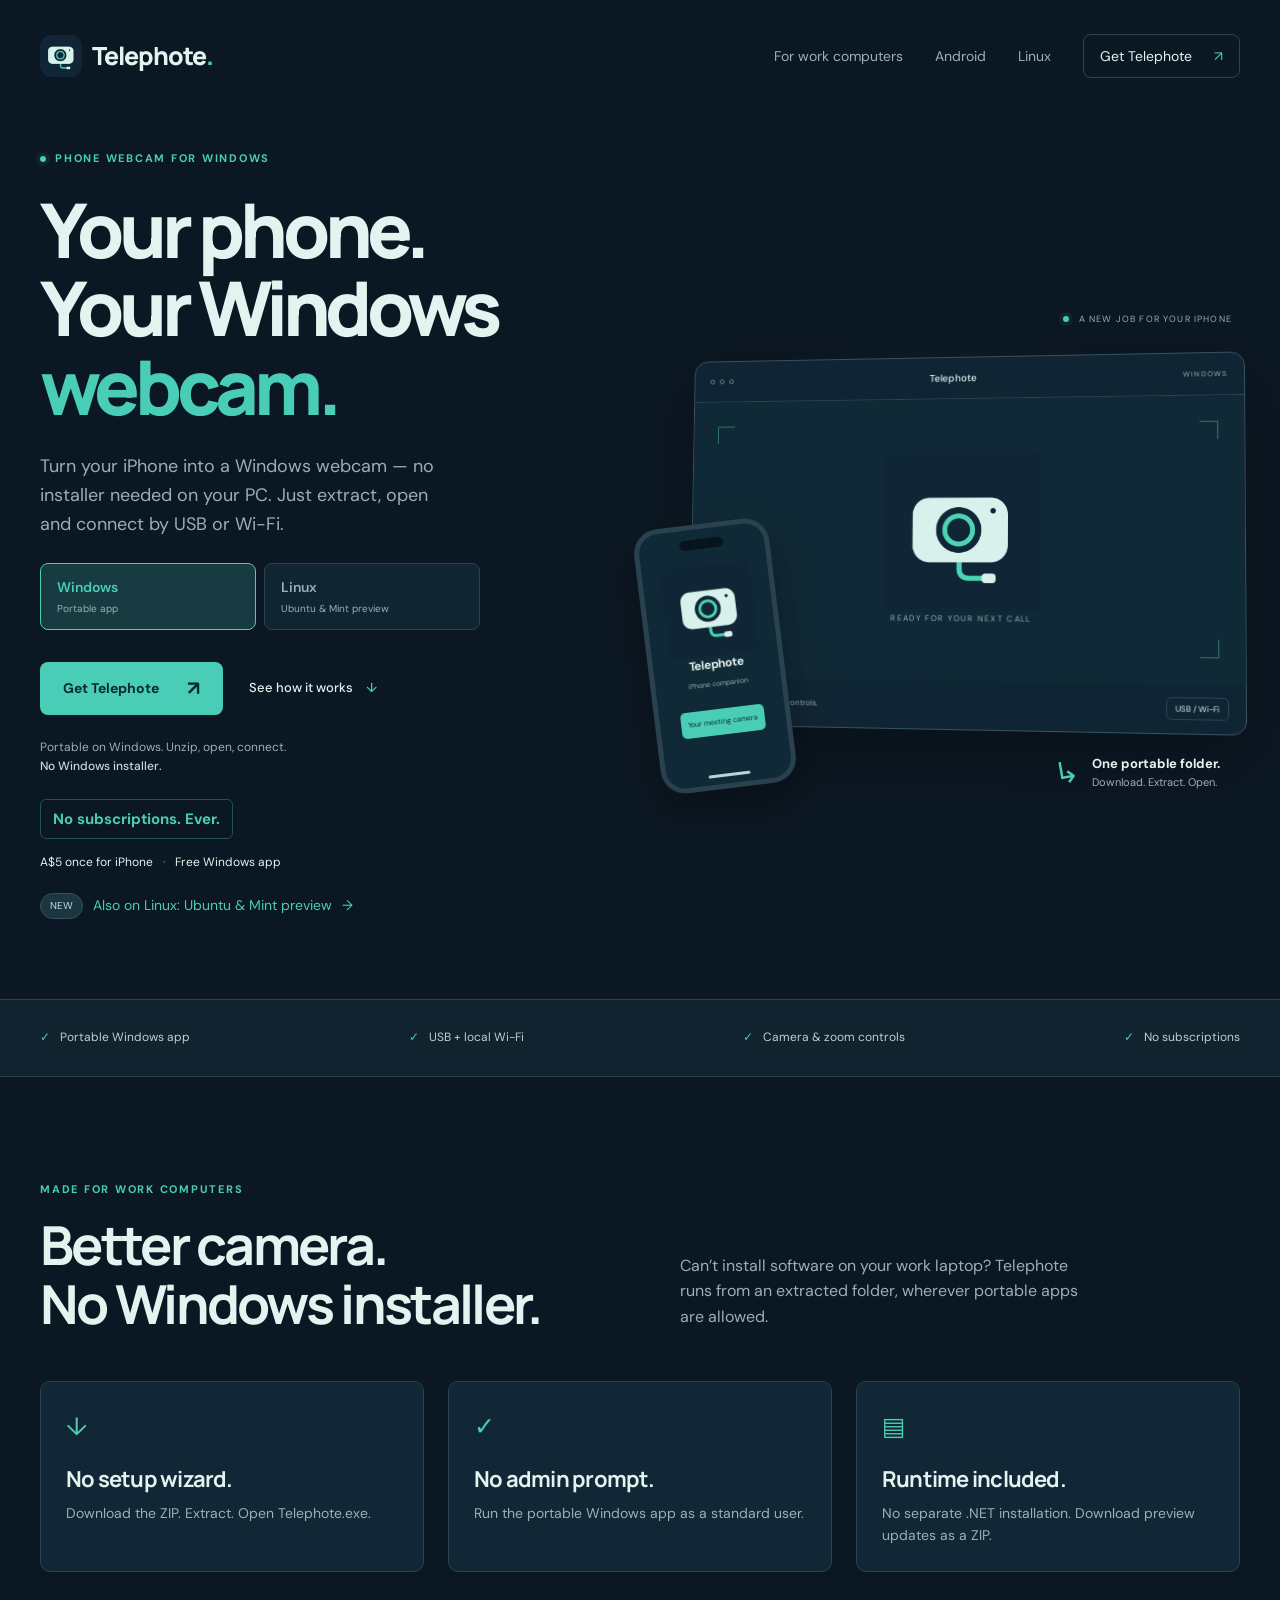
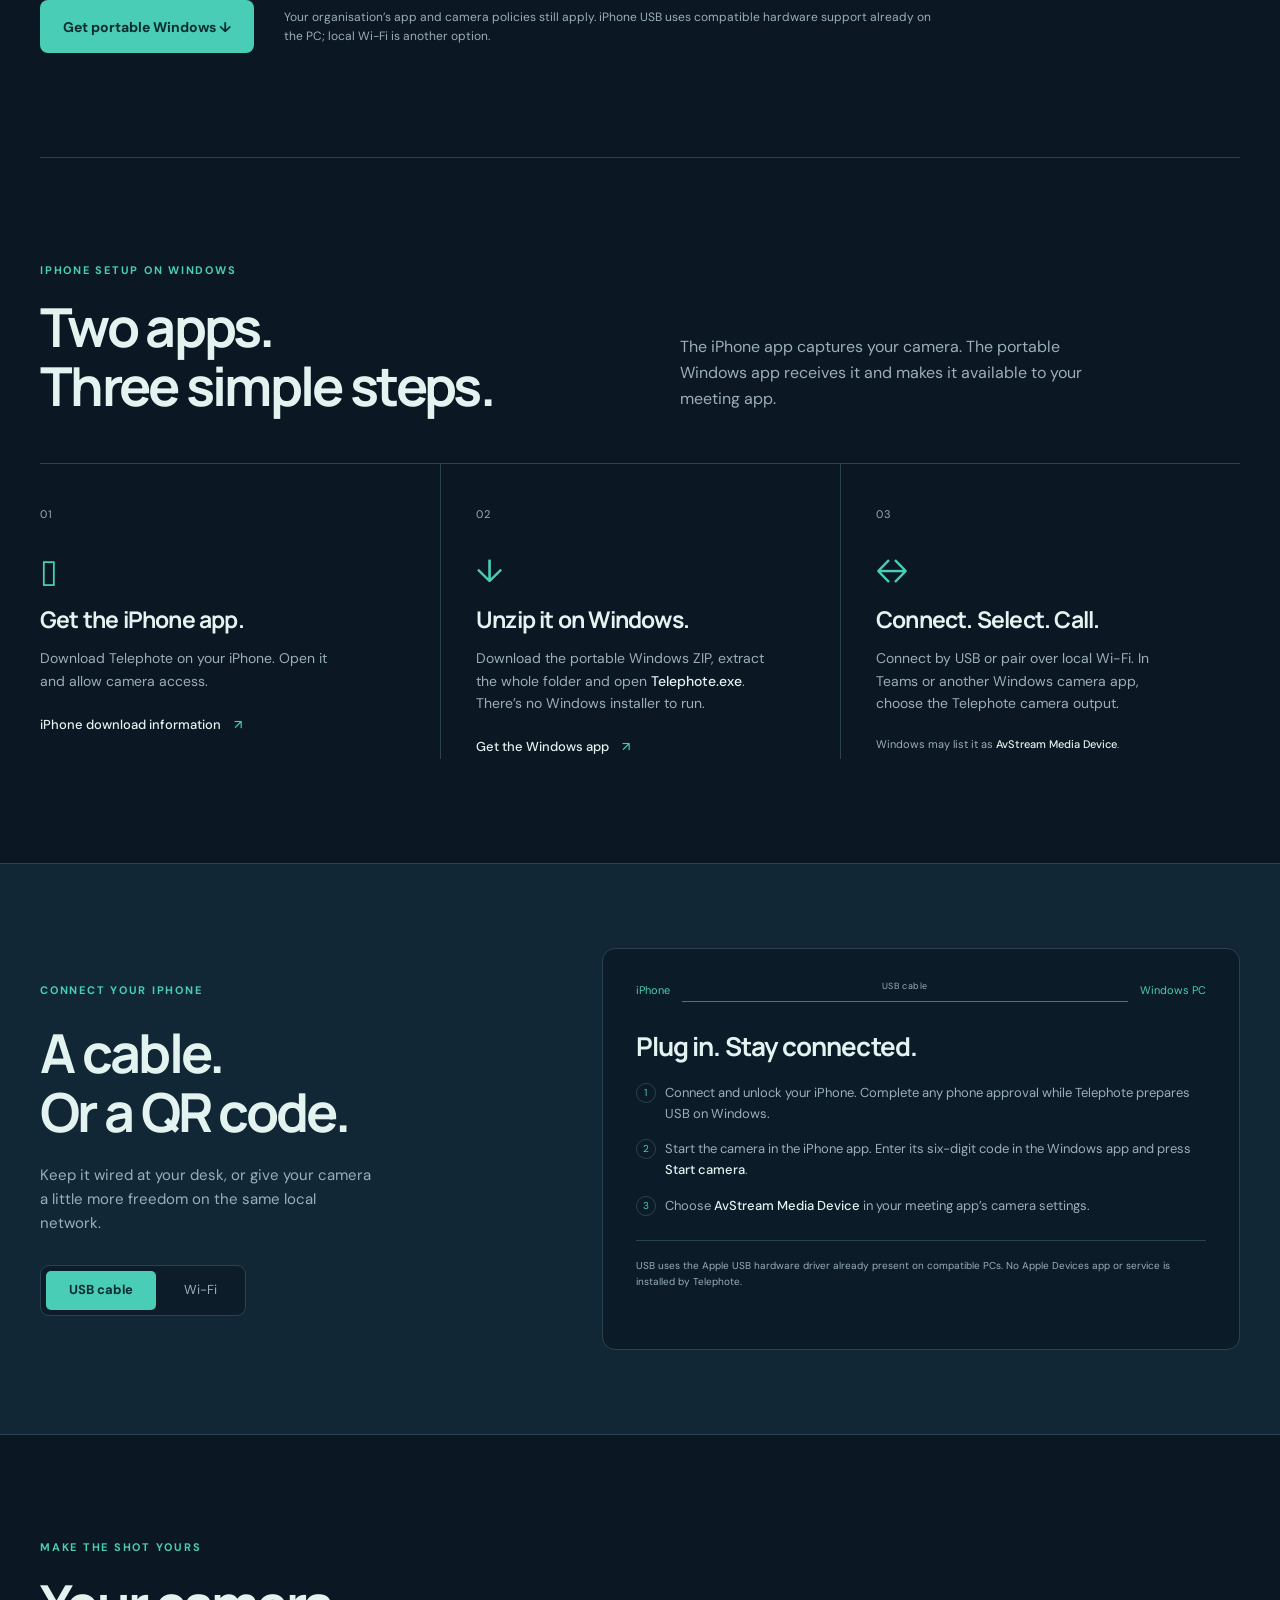
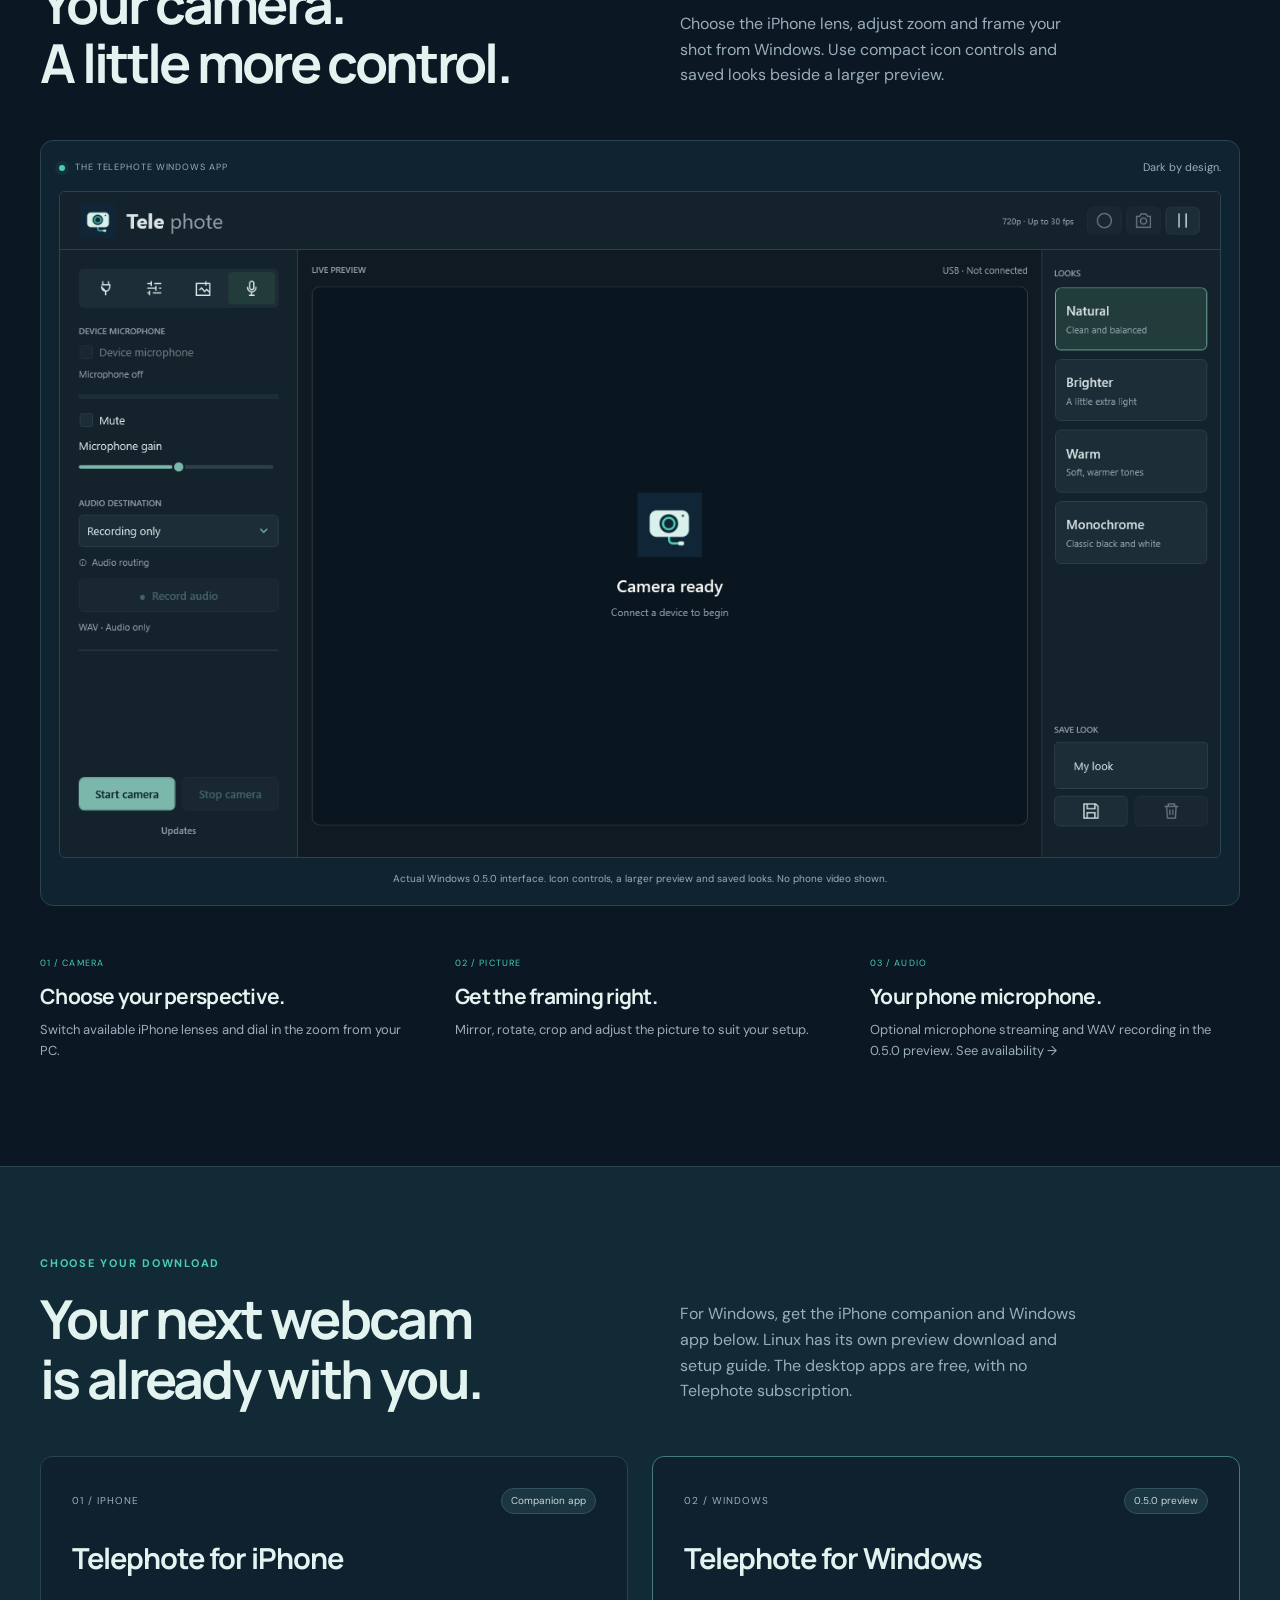
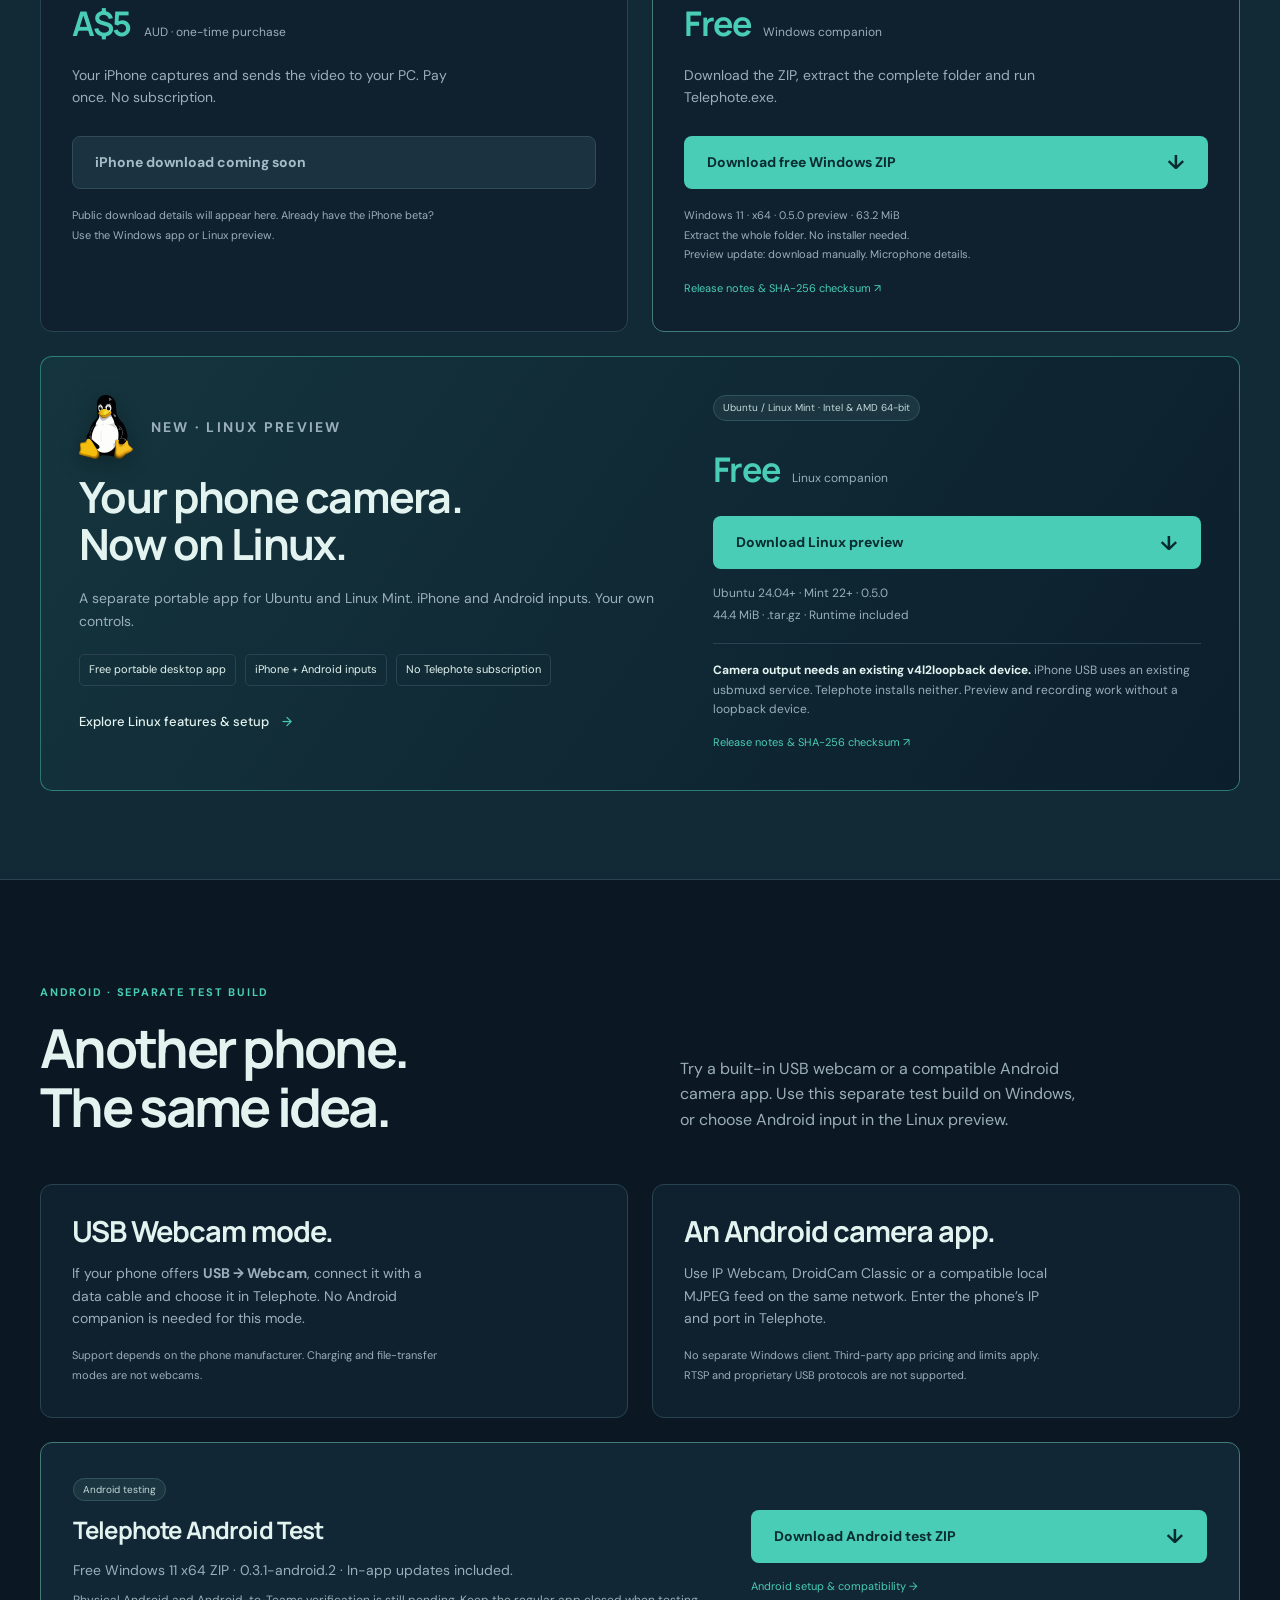
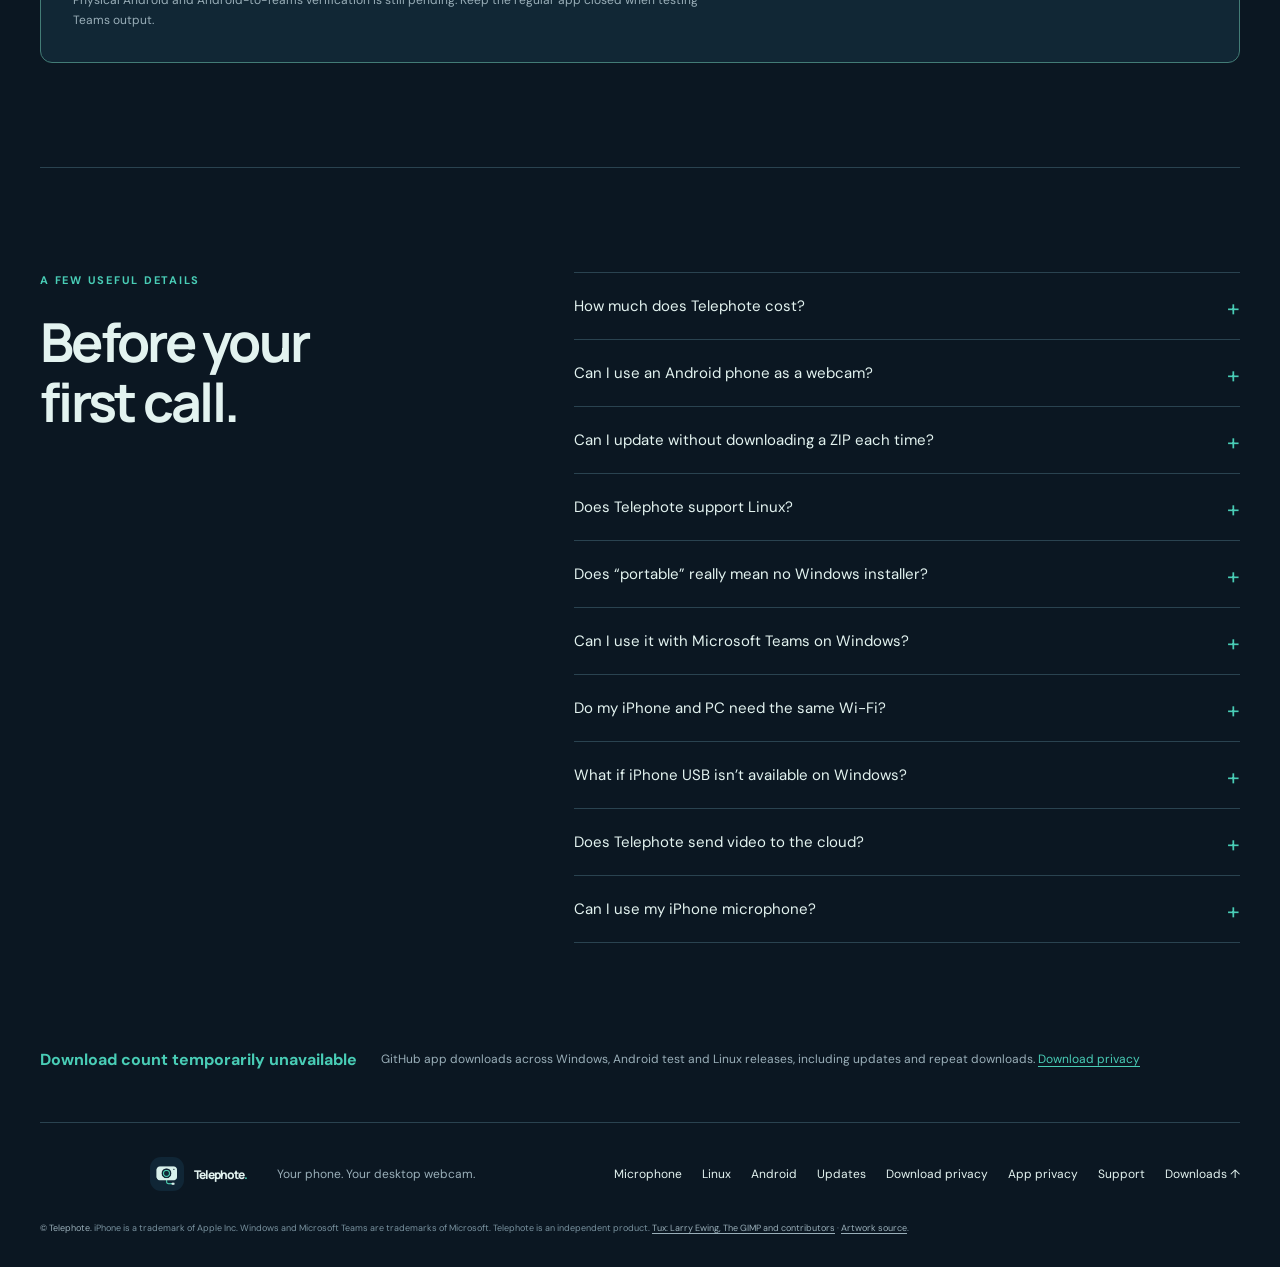
<file: index.html>
<!doctype html>
<html lang="en-AU">
<head>
  <meta charset="utf-8">
  <meta name="viewport" content="width=device-width,initial-scale=1">
  <meta name="theme-color" content="#0b1722">
  <title>iPhone &amp; Android Webcam for Windows | Telephote</title>
  <meta name="description" content="Use your iPhone as a Windows webcam with a free portable app. A$5 once for iPhone, no subscriptions. Android test build and separate Linux preview available.">
  <link rel="canonical" href="https://telephote.co/">
  <meta name="robots" content="index,follow,max-image-preview:large">
  <meta property="og:title" content="Telephote — Your phone. Your Windows webcam.">
  <meta property="og:description" content="Phone webcam for Windows and a new Linux preview for Ubuntu and Mint. Free desktop apps. iPhone A$5 once. No subscriptions.">
  <meta property="og:url" content="https://telephote.co/">
  <meta property="og:site_name" content="Telephote">
  <meta property="og:locale" content="en_AU">
  <meta property="og:type" content="website">
  <meta property="og:image" content="https://telephote.co/assets/telephote.png">
  <meta property="og:image:width" content="1024">
  <meta property="og:image:height" content="1024">
  <meta property="og:image:alt" content="Telephote camera and cable logo">
  <meta name="twitter:card" content="summary">
  <meta name="twitter:title" content="Telephote — Phone Webcam for Windows">
  <meta name="twitter:description" content="Free Windows and Linux preview downloads. iPhone A$5 once. Android camera options. No subscriptions.">
  <meta name="twitter:image" content="https://telephote.co/assets/telephote.png">
  <script type="application/ld+json">
{
  "@context": "https://schema.org",
  "@graph": [
    {
      "@type": "WebSite",
      "@id": "https://telephote.co/#website",
      "name": "Telephote",
      "url": "https://telephote.co/",
      "inLanguage": "en-AU"
    },
    {
      "@type": "MobileApplication",
      "name": "Telephote for iPhone",
      "operatingSystem": "iOS",
      "applicationCategory": "MultimediaApplication",
      "url": "https://telephote.co/#downloads",
      "image": "https://telephote.co/assets/telephote.png",
      "description": "Telephote turns an iPhone into a webcam for Windows, with a separate Linux preview. A$5 AUD one-time iPhone purchase, no subscriptions. Public iPhone download coming soon. Free desktop companions.",
      "offers": {
        "@type": "Offer",
        "price": "5.00",
        "priceCurrency": "AUD"
      }
    },
    {
      "@type": "SoftwareApplication",
      "name": "Telephote for Windows",
      "operatingSystem": "Windows 11 x64",
      "applicationCategory": "MultimediaApplication",
      "softwareVersion": "0.5.0",
      "url": "https://telephote.co/#downloads",
      "downloadUrl": "https://github.com/AdminPointsJunkie/telephote-website/releases/download/v0.5.0/Telephote-0.5.0-portable-x64.zip",
      "screenshot": "https://telephote.co/assets/windows-app.png",
      "description": "Free portable Windows 11 x64 webcam receiver for Telephote on iPhone. No Windows installer, no subscription. Includes in-app updates. A separate Android test build supports USB UVC webcams and local MJPEG streams.",
      "offers": {
        "@type": "Offer",
        "price": "0",
        "priceCurrency": "AUD"
      }
    },
    {
      "@type": "SoftwareApplication",
      "@id": "https://telephote.co/linux.html#app",
      "name": "Telephote for Linux Preview",
      "operatingSystem": "Ubuntu 24.04+ or Linux Mint 22+, x86-64",
      "applicationCategory": "MultimediaApplication",
      "softwareVersion": "0.5.0",
      "url": "https://telephote.co/linux.html",
      "downloadUrl": "https://github.com/AdminPointsJunkie/telephote-website/releases/download/v0.5.0/Telephote-0.5.0-linux-x64.tar.gz",
      "screenshot": "https://telephote.co/assets/linux-app.png",
      "description": "Free portable Linux phone webcam preview with iPhone QR pairing, Android camera inputs, picture controls, snapshots and recording. Meeting-app output requires an existing accessible v4l2loopback device; iPhone USB requires existing usbmuxd. Live phone and meeting-app testing remains pending.",
      "offers": {
        "@type": "Offer",
        "price": "0",
        "priceCurrency": "AUD"
      }
    },
    {
      "@type": "FAQPage",
      "mainEntity": [
        {
          "@type": "Question",
          "name": "How much does Telephote cost?",
          "acceptedAnswer": {
            "@type": "Answer",
            "text": "The Telephote iPhone app costs A$5 (Australian dollars), paid once. The portable Windows app and Linux preview are free. There are no Telephote subscriptions or recurring fees. Both apps are needed for an iPhone webcam; the public iPhone download is coming soon. Third-party Android apps may charge separately."
          }
        },
        {
          "@type": "Question",
          "name": "Can I use an Android phone as a webcam?",
          "acceptedAnswer": {
            "@type": "Answer",
            "text": "The separate Android test build accepts a phone’s built-in USB Webcam mode or a local MJPEG feed from an Android webcam app, such as IP Webcam or DroidCam Classic. USB Webcam mode needs no phone companion. Network streaming needs a compatible phone app. Physical Android testing is still in progress. Read the Android setup guide."
          }
        },
        {
          "@type": "Question",
          "name": "Can I update without downloading a ZIP each time?",
          "acceptedAnswer": {
            "@type": "Answer",
            "text": "Windows version 0.3.1 and the Windows Android test build include Updates → Check for updates. Download a newer matching version inside the app, stop camera and recording, then choose Restart & update. Users of older versions need to extract the updater-enabled ZIP once. Linux preview updates are manual: extract the new archive into a new folder. The 0.5.0 preview is a manual download and is not offered by the stable updater. Read the update guide."
          }
        },
        {
          "@type": "Question",
          "name": "Does Telephote support Linux?",
          "acceptedAnswer": {
            "@type": "Answer",
            "text": "Yes, a separate free preview targets Ubuntu 24.04+ and Linux Mint 22+ on Intel/AMD 64-bit PCs. It includes iPhone QR pairing, existing usbmuxd USB support, Android MJPEG/UVC inputs, picture controls and recording. Meeting-app output needs an existing accessible v4l2loopback device. Version 0.5.0 passed headless UI and video checks on Windows. Native Linux audio, physical phones and live meeting calls still need testing. Read the Linux setup guide."
          }
        },
        {
          "@type": "Question",
          "name": "Does “portable” really mean no Windows installer?",
          "acceptedAnswer": {
            "@type": "Answer",
            "text": "Yes. Extract the complete ZIP and run Telephote.exe from its folder. The Windows runtime is included. The iPhone companion is a separate app that needs to be installed on your phone."
          }
        },
        {
          "@type": "Question",
          "name": "Can I use it with Microsoft Teams on Windows?",
          "acceptedAnswer": {
            "@type": "Answer",
            "text": "Yes, Telephote makes its output available through Windows’ existing camera facilities. Enable “Use in Teams and other apps”, keep Telephote open and choose AvStream Media Device in Teams’ camera settings. Camera availability on a managed work PC still follows your organisation’s policies."
          }
        },
        {
          "@type": "Question",
          "name": "Do my iPhone and PC need the same Wi-Fi?",
          "acceptedAnswer": {
            "@type": "Answer",
            "text": "Only for Wi-Fi pairing. Both devices must be on the same local network; your PC can also be connected by Ethernet. A direct USB connection does not depend on the phone and PC sharing Wi-Fi."
          }
        },
        {
          "@type": "Question",
          "name": "What if iPhone USB isn’t available on Windows?",
          "acceptedAnswer": {
            "@type": "Answer",
            "text": "USB needs a compatible Apple USB hardware driver already on the PC. Telephote doesn’t install one. You can use local Wi-Fi pairing instead when both devices can reach each other on the same network."
          }
        },
        {
          "@type": "Question",
          "name": "Does Telephote send video to the cloud?",
          "acceptedAnswer": {
            "@type": "Answer",
            "text": "Telephote sends iPhone video directly to your computer over USB or encrypted local Wi-Fi. Android stream security depends on the phone app and protocol; plain HTTP MJPEG is unencrypted. Your meeting app handles the online call. Recordings stay in the location you choose on your computer."
          }
        },
        {
          "@type": "Question",
          "name": "Can I use my iPhone microphone?",
          "acceptedAnswer": {
            "@type": "Answer",
            "text": "Version 0.5.0 adds an optional iPhone microphone preview for streaming and separate WAV recordings, with iPhone companion build 7 required. Linux can create a temporary meeting-app microphone using an existing PulseAudio or PipeWire server and pactl. Windows can record audio or send it to an existing audio output; a built-in plug-and-play Windows microphone is still in development. Physical phone-to-meeting audio is not yet verified."
          }
        }
      ]
    }
  ]
}
</script>
  <link rel="icon" href="favicon.ico" sizes="any">
  <link rel="apple-touch-icon" href="assets/telephote.png">
  <link rel="stylesheet" href="styles.css">
  <script src="site.js" defer></script>
</head>
<body>
  <a class="skip" href="#main">Skip to content</a>
  <header class="site-header wrap">
    <a class="brand" href="./" aria-label="Telephote home"><img src="assets/telephote.png" width="42" height="42" alt=""><span>Telephote<span class="brand-dot">.</span></span></a>
    <nav aria-label="Main navigation"><a href="#work-computers">For work computers</a><a href="android.html">Android</a><a href="linux.html">Linux</a><a class="nav-download" href="#downloads">Get Telephote <span aria-hidden="true">↗</span></a></nav>
  </header>
  <main id="main">
    <section class="hero wrap" aria-labelledby="hero-title">
      <div class="hero-copy">
        <p class="eyebrow"><span class="signal"></span> PHONE WEBCAM FOR WINDOWS</p>
        <h1 id="hero-title">Your phone.<br>Your Windows<br><span>webcam.</span></h1>
        <p class="hero-intro">Turn your iPhone into a Windows webcam — no installer needed on your PC. Just extract, open and connect by USB or Wi-Fi.</p>
        <nav class="platform-picker" aria-label="Choose your desktop platform"><a href="/#downloads" aria-current="page">Windows <span>Portable app</span></a><a href="/linux.html">Linux <span>Ubuntu &amp; Mint preview</span></a></nav><div class="hero-actions"><a class="button primary" href="#downloads">Get Telephote <span aria-hidden="true">↗</span></a><a class="text-link" href="#how-it-works">See how it works <span aria-hidden="true">↓</span></a></div>
        <p class="hero-note">Portable on Windows. Unzip, open, connect.<br><strong>No Windows installer.</strong></p>
        <p class="subscription-promise">No subscriptions. Ever.</p><p class="hero-price">A$5 once for iPhone <span aria-hidden="true">·</span> Free Windows app</p><a class="linux-announcement" href="linux.html"><span class="badge">NEW</span> Also on Linux: Ubuntu &amp; Mint preview <span aria-hidden="true">→</span></a>
      </div>
      <div class="hero-visual" aria-label="Illustration of an iPhone connected to a Windows webcam app">
        <div class="visual-label"><span class="signal"></span> A NEW JOB FOR YOUR IPHONE</div>
        <div class="device-window">
          <div class="device-title"><span><i></i><i></i><i></i></span><b>Telephote</b><span class="tiny">WINDOWS</span></div>
          <div class="device-camera"><div class="frame-corner tl"></div><div class="frame-corner tr"></div><div class="frame-corner bl"></div><div class="frame-corner br"></div><img src="assets/telephote.png" width="184" height="184" alt="Telephote camera and cable logo"><span class="camera-label">READY FOR YOUR NEXT CALL</span></div>
          <div class="device-controls"><span><span class="signal"></span> Your camera. Your controls.</span><span class="control-pill">USB / Wi-Fi</span></div>
        </div>
        <div class="phone"><div class="phone-notch"></div><img src="assets/telephote.png" width="90" height="90" alt=""><b>Telephote</b><span>iPhone companion</span><div class="phone-button">Your meeting camera</div><div class="phone-home"></div></div>
        <div class="portable-note"><span class="note-icon" aria-hidden="true">↳</span><div><strong>One portable folder.</strong><span>Download. Extract. Open.</span></div></div>
      </div>
    </section>
    <div class="benefit-strip"><div class="wrap"><span>Portable Windows app</span><span>USB + local Wi-Fi</span><span>Camera &amp; zoom controls</span><span>No subscriptions</span></div></div>


    <section class="section wrap work-section" id="work-computers" aria-labelledby="work-title"><div class="section-heading"><div><p class="eyebrow">MADE FOR WORK COMPUTERS</p><h2 id="work-title">Better camera.<br>No Windows installer.</h2></div><p>Can’t install software on your work laptop? Telephote runs from an extracted folder, wherever portable apps are allowed.</p></div><div class="work-benefits"><article><span aria-hidden="true">↓</span><h3>No setup wizard.</h3><p>Download the ZIP. Extract. Open Telephote.exe.</p></article><article><span aria-hidden="true">✓</span><h3>No admin prompt.</h3><p>Run the portable Windows app as a standard user.</p></article><article><span aria-hidden="true">▤</span><h3>Runtime included.</h3><p>No separate .NET installation. Download preview updates as a ZIP.</p></article></div><div class="work-actions"><a class="button primary" href="https://github.com/AdminPointsJunkie/telephote-website/releases/download/v0.5.0/Telephote-0.5.0-portable-x64.zip">Get portable Windows ↓</a><p>Your organisation’s app and camera policies still apply. iPhone USB uses compatible hardware support already on the PC; local Wi-Fi is another option.</p></div></section>
    <section class="section wrap" id="how-it-works" aria-labelledby="steps-title">
      <div class="section-heading"><div><p class="eyebrow">IPHONE SETUP ON WINDOWS</p><h2 id="steps-title">Two apps.<br>Three simple steps.</h2></div><p>The iPhone app captures your camera. The portable Windows app receives it and makes it available to your meeting app.</p></div>
      <div class="steps">
        <article class="step"><span class="step-number">01</span><div class="step-icon" aria-hidden="true">▯</div><h3>Get the iPhone app.</h3><p>Download Telephote on your iPhone. Open it and allow camera access.</p><a class="text-link" href="#downloads">iPhone download information <span aria-hidden="true">↗</span></a></article>
        <article class="step"><span class="step-number">02</span><div class="step-icon" aria-hidden="true">↓</div><h3>Unzip it on Windows.</h3><p>Download the portable Windows ZIP, extract the whole folder and open <strong>Telephote.exe</strong>. There’s no Windows installer to run.</p><a class="text-link" href="#downloads">Get the Windows app <span aria-hidden="true">↗</span></a></article>
        <article class="step"><span class="step-number">03</span><div class="step-icon" aria-hidden="true">↔</div><h3>Connect. Select. Call.</h3><p>Connect by USB or pair over local Wi-Fi. In Teams or another Windows camera app, choose the Telephote camera output.</p><span class="step-tip">Windows may list it as <strong>AvStream Media Device</strong>.</span></article>
      </div>
    </section>

    <section class="connection-section" id="connections" aria-labelledby="connection-title"><div class="wrap connection-layout">
      <div><p class="eyebrow">CONNECT YOUR IPHONE</p><h2 id="connection-title">A cable.<br>Or a QR code.</h2><p class="section-description">Keep it wired at your desk, or give your camera a little more freedom on the same local network.</p>
        <div class="connection-tabs" role="tablist" aria-label="Connection setup"><button type="button" id="usb-tab" role="tab" aria-selected="true" aria-controls="usb-panel" data-tab="usb">USB cable</button><button type="button" id="wifi-tab" role="tab" aria-selected="false" aria-controls="wifi-panel" tabindex="-1" data-tab="wifi">Wi-Fi</button></div>
      </div>
      <div class="connection-guide">
        <div id="usb-panel" role="tabpanel" aria-labelledby="usb-tab"><div class="connection-route"><span>iPhone</span><span class="route-line">USB cable</span><span>Windows PC</span></div><h3>Plug in. Stay connected.</h3><ol><li>Connect and unlock your iPhone. Complete any phone approval while Telephote prepares USB on Windows.</li><li>Start the camera in the iPhone app. Enter its six-digit code in the Windows app and press <strong>Start camera</strong>.</li><li>Choose <strong>AvStream Media Device</strong> in your meeting app’s camera settings.</li></ol><p class="connection-note">USB uses the Apple USB hardware driver already present on compatible PCs. No Apple Devices app or service is installed by Telephote.</p></div>
        <div id="wifi-panel" role="tabpanel" aria-labelledby="wifi-tab" hidden><div class="connection-route"><span>iPhone</span><span class="route-line">Same local network</span><span>Windows PC</span></div><h3>Scan once. Skip the typing.</h3><ol><li>Connect the iPhone and PC to the same local network. The PC can use Wi-Fi or Ethernet.</li><li>Choose <strong>Wi-Fi → Show QR code</strong> on Windows, then scan it inside the Telephote iPhone app.</li><li>Keep both apps open, then select the camera output in your meeting app.</li></ol><p class="connection-note">No links to copy. Wi-Fi pairing uses an encrypted local connection. Guest networks that isolate devices may prevent pairing.</p></div>
      </div>
    </div></section>

    <section class="section wrap studio-section" aria-labelledby="studio-title">
      <div class="section-heading"><div><p class="eyebrow">MAKE THE SHOT YOURS</p><h2 id="studio-title">Your camera.<br>A little more control.</h2></div><p>Choose the iPhone lens, adjust zoom and frame your shot from Windows. Use compact icon controls and saved looks beside a larger preview.</p></div>
      <figure class="app-preview"><div class="preview-label"><span class="signal"></span> THE TELEPHOTE WINDOWS APP <span>Dark by design.</span></div><img src="assets/windows-app.png" width="1364" height="781" loading="lazy" alt="Telephote 0.5.0 studio with muted colours, icon controls, a large preview, microphone controls and saved looks"><figcaption>Actual Windows 0.5.0 interface. Icon controls, a larger preview and saved looks. No phone video shown.</figcaption></figure>
      <div class="control-features"><article><span>01 / CAMERA</span><h3>Choose your perspective.</h3><p>Switch available iPhone lenses and dial in the zoom from your PC.</p></article><article><span>02 / PICTURE</span><h3>Get the framing right.</h3><p>Mirror, rotate, crop and adjust the picture to suit your setup.</p></article><article><span>03 / AUDIO</span><h3>Your phone microphone.</h3><p>Optional microphone streaming and WAV recording in the 0.5.0 preview. <a href="audio.html">See availability →</a></p></article></div>
    </section>

    <section class="downloads-section" id="downloads" aria-labelledby="download-title"><div class="wrap">
      <div class="section-heading"><div><p class="eyebrow">CHOOSE YOUR DOWNLOAD</p><h2 id="download-title">Your next webcam<br>is already with you.</h2></div><p>For Windows, get the iPhone companion and Windows app below. Linux has its own preview download and setup guide. The desktop apps are free, with no Telephote subscription.</p></div>
      <div class="download-cards">
        <article class="download-card"><div class="download-platform"><span>01 / IPHONE</span><span class="badge">Companion app</span></div><h3>Telephote for iPhone</h3><div class="app-price">A$5 <span>AUD · one-time purchase</span></div><p>Your iPhone captures and sends the video to your PC. Pay once. No subscription.</p><button class="button unavailable" type="button" disabled>iPhone download coming soon</button><p class="download-meta">Public download details will appear here. Already have the iPhone beta? Use the Windows app or Linux preview.</p></article>
        <article class="download-card windows-download"><div class="download-platform"><span>02 / WINDOWS</span><span class="badge">0.5.0 preview</span></div><h3>Telephote for Windows</h3><div class="app-price">Free <span>Windows companion</span></div><p>Download the ZIP, extract the complete folder and run Telephote.exe.</p><a class="button primary" href="https://github.com/AdminPointsJunkie/telephote-website/releases/download/v0.5.0/Telephote-0.5.0-portable-x64.zip">Download free Windows ZIP <span aria-hidden="true">↓</span></a><p class="download-meta">Windows 11 · x64 · 0.5.0 preview · 63.2 MiB<br>Extract the whole folder. No installer needed.<br>Preview update: download manually. <a href="audio.html">Microphone details</a>.</p><a class="small-link" href="https://github.com/AdminPointsJunkie/telephote-website/releases/tag/v0.5.0">Release notes &amp; SHA-256 checksum ↗</a></article>
      </div>

      <article class="linux-download" id="linux" aria-labelledby="linux-title">
        <div><div class="linux-identity"><img class="tux" src="assets/tux.svg" width="64" height="76" alt="Tux, the Linux penguin"><p class="eyebrow">NEW · LINUX PREVIEW</p></div><h3 id="linux-title">Your phone camera.<br>Now on Linux.</h3><p>A separate portable app for Ubuntu and Linux Mint. iPhone and Android inputs. Your own controls.</p><ul class="linux-highlights"><li>Free portable desktop app</li><li>iPhone + Android inputs</li><li>No Telephote subscription</li></ul><a class="text-link" href="linux.html">Explore Linux features &amp; setup <span aria-hidden="true">→</span></a></div>
        <div class="linux-download-action"><span class="badge">Ubuntu / Linux Mint · Intel &amp; AMD 64-bit</span><div class="app-price">Free <span>Linux companion</span></div><a class="button primary" href="https://github.com/AdminPointsJunkie/telephote-website/releases/download/v0.5.0/Telephote-0.5.0-linux-x64.tar.gz">Download Linux preview <span aria-hidden="true">↓</span></a><p class="download-meta">Ubuntu 24.04+ · Mint 22+ · 0.5.0<br>44.4 MiB · .tar.gz · Runtime included</p><p class="linux-requirements"><strong>Camera output needs an existing v4l2loopback device.</strong> iPhone USB uses an existing usbmuxd service. Telephote installs neither. Preview and recording work without a loopback device.</p><a class="small-link" href="https://github.com/AdminPointsJunkie/telephote-website/releases/tag/v0.5.0">Release notes &amp; SHA-256 checksum ↗</a></div>
      </article>
    </div></section>


    <section class="section wrap android-section" id="android" aria-labelledby="android-title">
      <div class="section-heading"><div><p class="eyebrow">ANDROID · SEPARATE TEST BUILD</p><h2 id="android-title">Another phone.<br>The same idea.</h2></div><p>Try a built-in USB webcam or a compatible Android camera app. Use this separate test build on Windows, or choose Android input in the Linux preview.</p></div>
      <div class="download-cards"><article class="download-card"><h3>USB Webcam mode.</h3><p>If your phone offers <strong>USB → Webcam</strong>, connect it with a data cable and choose it in Telephote. No Android companion is needed for this mode.</p><p class="download-meta">Support depends on the phone manufacturer. Charging and file-transfer modes are not webcams.</p></article><article class="download-card"><h3>An Android camera app.</h3><p>Use IP Webcam, DroidCam Classic or a compatible local MJPEG feed on the same network. Enter the phone’s IP and port in Telephote.</p><p class="download-meta">No separate Windows client. Third-party app pricing and limits apply. RTSP and proprietary USB protocols are not supported.</p></article></div>
      <div class="android-download"><div><span class="badge">Android testing</span><h3>Telephote Android Test</h3><p>Free Windows 11 x64 ZIP · 0.3.1-android.2 · In-app updates included.</p><p class="download-meta">Physical Android and Android-to-Teams verification is still pending. Keep the regular app closed when testing Teams output.</p></div><div><a class="button primary" href="https://github.com/AdminPointsJunkie/telephote-website/releases/download/v0.3.1-android.2/Telephote-Android-Test-x64.zip">Download Android test ZIP <span aria-hidden="true">↓</span></a><a class="small-link" href="android.html">Android setup &amp; compatibility →</a></div></div>
    </section>
    <section class="section wrap faq-section" aria-labelledby="faq-title"><div><p class="eyebrow">A FEW USEFUL DETAILS</p><h2 id="faq-title">Before your<br>first call.</h2></div><div class="faq-list">
      <details><summary>How much does Telephote cost?</summary><p>The Telephote iPhone app costs A$5 (Australian dollars), paid once. The portable Windows app and Linux preview are free. There are no Telephote subscriptions or recurring fees. Both apps are needed for an iPhone webcam; the public iPhone download is coming soon. Third-party Android apps may charge separately.</p></details>
      <details><summary>Can I use an Android phone as a webcam?</summary><p>The separate Android test build accepts a phone’s built-in USB Webcam mode or a local MJPEG feed from an Android webcam app, such as IP Webcam or DroidCam Classic. USB Webcam mode needs no phone companion. Network streaming needs a compatible phone app. Physical Android testing is still in progress. <a href="android.html">Read the Android setup guide</a>.</p></details>
      <details><summary>Can I update without downloading a ZIP each time?</summary><p>Windows version 0.3.1 and the Windows Android test build include Updates → Check for updates. Download a newer matching version inside the app, stop camera and recording, then choose Restart &amp; update. Users of older versions need to extract the updater-enabled ZIP once. Linux preview updates are manual: extract the new archive into a new folder. The 0.5.0 preview is a manual download and is not offered by the stable updater. <a href="updates.html">Read the update guide</a>.</p></details>
      <details><summary>Does Telephote support Linux?</summary><p>Yes, a separate free preview targets Ubuntu 24.04+ and Linux Mint 22+ on Intel/AMD 64-bit PCs. It includes iPhone QR pairing, existing usbmuxd USB support, Android MJPEG/UVC inputs, picture controls and recording. Meeting-app output needs an existing accessible v4l2loopback device. Version 0.5.0 passed headless UI and video checks on Windows. Native Linux audio, physical phones and live meeting calls still need testing. <a href="linux.html">Read the Linux setup guide</a>.</p></details>
      <details><summary>Does “portable” really mean no Windows installer?</summary><p>Yes. Extract the complete ZIP and run Telephote.exe from its folder. The Windows runtime is included. The iPhone companion is a separate app that needs to be installed on your phone.</p></details>
      <details><summary>Can I use it with Microsoft Teams on Windows?</summary><p>Yes, Telephote makes its output available through Windows’ existing camera facilities. Enable “Use in Teams and other apps”, keep Telephote open and choose AvStream Media Device in Teams’ camera settings. Camera availability on a managed work PC still follows your organisation’s policies.</p></details>
      <details><summary>Do my iPhone and PC need the same Wi-Fi?</summary><p>Only for Wi-Fi pairing. Both devices must be on the same local network; your PC can also be connected by Ethernet. A direct USB connection does not depend on the phone and PC sharing Wi-Fi.</p></details>
      <details><summary>What if iPhone USB isn’t available on Windows?</summary><p>USB needs a compatible Apple USB hardware driver already on the PC. Telephote doesn’t install one. You can use local Wi-Fi pairing instead when both devices can reach each other on the same network.</p></details>
      <details><summary>Does Telephote send video to the cloud?</summary><p>Telephote sends iPhone video directly to your computer over USB or encrypted local Wi-Fi. Android stream security depends on the phone app and protocol; plain HTTP MJPEG is unencrypted. Your meeting app handles the online call. Recordings stay in the location you choose on your computer.</p></details>
      <details><summary>Can I use my iPhone microphone?</summary><p>Version 0.5.0 adds an optional iPhone microphone preview for streaming and separate WAV recordings, with iPhone companion build 7 required. Linux can create a temporary meeting-app microphone using an existing PulseAudio or PipeWire server and pactl. Windows can record audio or send it to an existing audio output; a built-in plug-and-play Windows microphone is still in development. Physical phone-to-meeting audio is not yet verified. <a href="audio.html">Read the microphone guide</a>.</p></details>
    </div></section>
    <aside class="wrap download-stat" aria-label="Download statistics"><strong data-download-count>Download count loading…</strong><span>GitHub app downloads across Windows, Android test and Linux releases, including updates and repeat downloads. <a href="privacy.html">Download privacy</a></span></aside>
  </main>
  <footer class="wrap footer"><a class="brand" href="./"><img src="assets/telephote.png" width="34" height="34" alt=""><span>Telephote<span class="brand-dot">.</span></span></a><p>Your phone. Your desktop webcam.</p><div class="footer-links"><a href="audio.html">Microphone</a><a href="linux.html">Linux</a><a href="android.html">Android</a><a href="updates.html">Updates</a><a href="privacy.html">Download privacy</a><a href="/privacy/">App privacy</a><a href="/support/">Support</a><a href="#downloads">Downloads ↑</a></div><small>iPhone is a trademark of Apple Inc. Windows and Microsoft Teams are trademarks of Microsoft. Telephote is an independent product. <a href="assets/Tux-Copyright.txt">Tux: Larry Ewing, The GIMP and contributors</a> · <a href="https://commons.wikimedia.org/wiki/File:Tux.svg">Artwork source</a>.</small></footer>
</body>
</html>
</file>
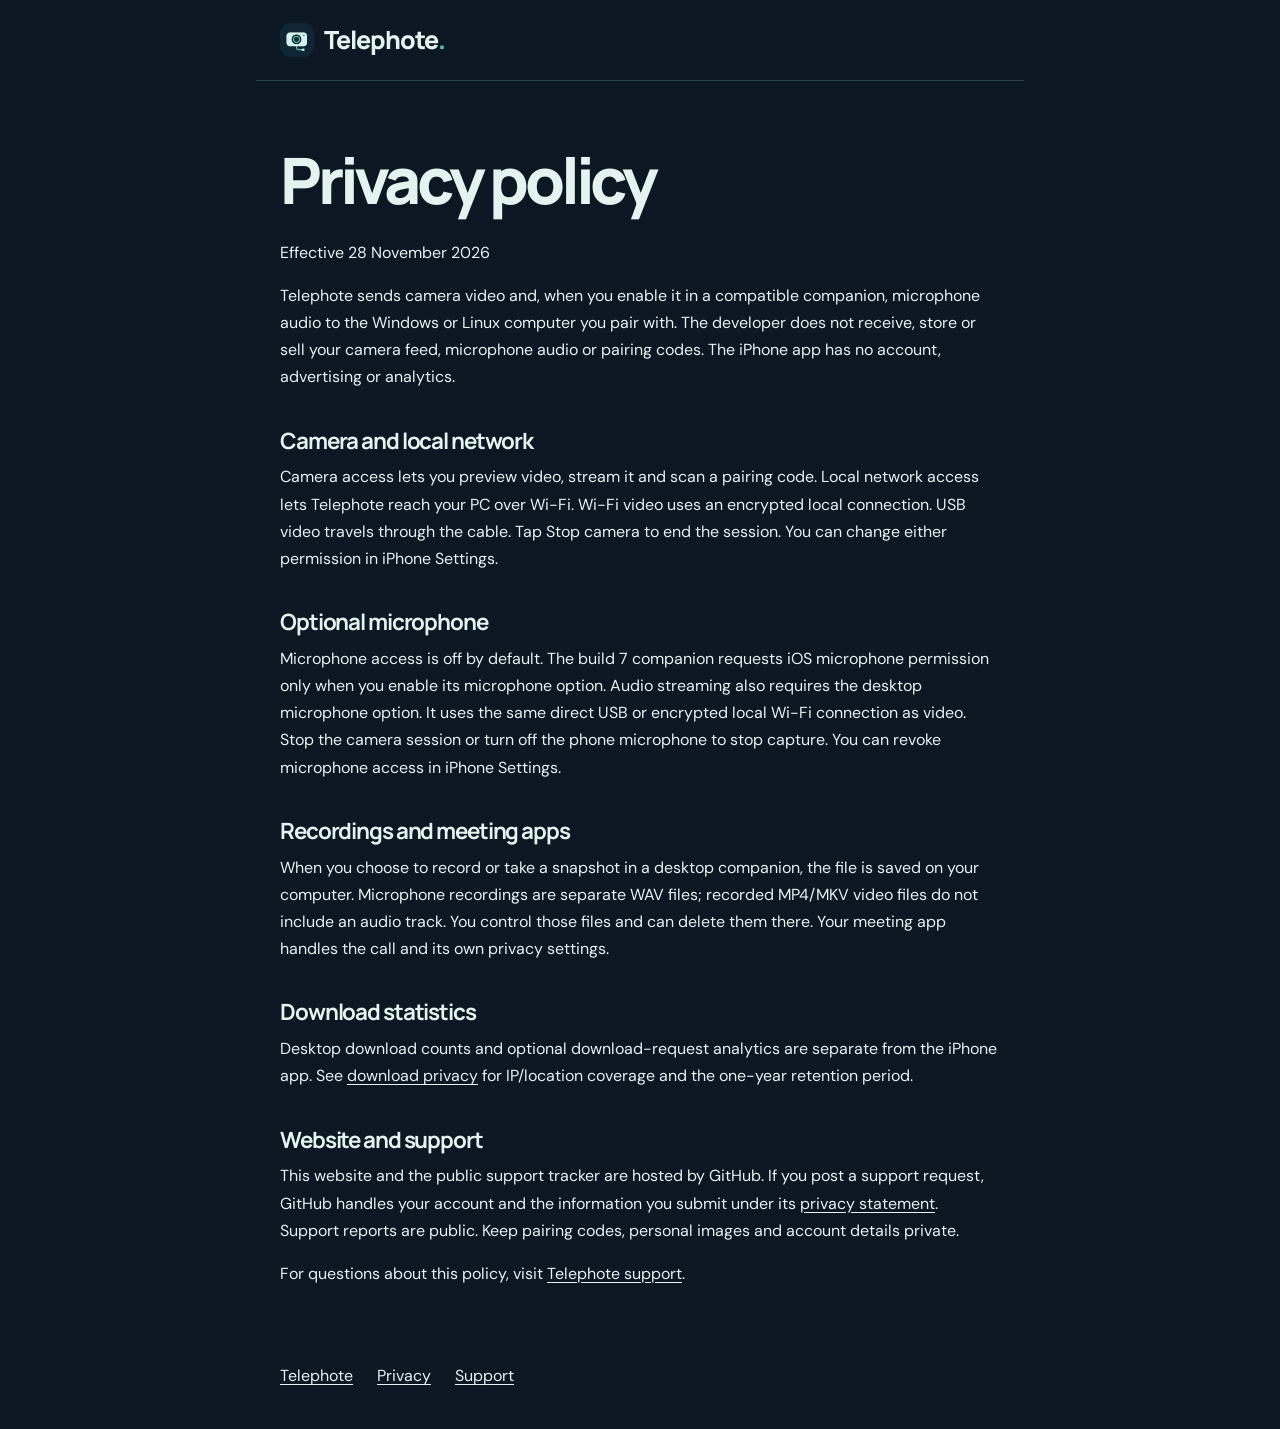
<file: privacy/index.html>
<!doctype html>
<html lang="en-AU"><head><meta charset="utf-8"><meta name="viewport" content="width=device-width,initial-scale=1"><title>Privacy policy | Telephote</title><link rel="canonical" href="https://telephote.co/privacy/"><link rel="icon" href="/favicon.ico"><link rel="stylesheet" href="/styles.css"><link rel="stylesheet" href="/support.css"></head>
<body><header class="info-header"><a class="brand" href="/"><img src="/assets/telephote.png" width="34" height="34" alt=""><span>Telephote<span class="brand-dot">.</span></span></a></header>
<main class="info-page"><h1>Privacy policy</h1>
<p>Effective 28 November 2026</p>
<p>Telephote sends camera video and, when you enable it in a compatible companion, microphone audio to the Windows or Linux computer you pair with. The developer does not receive, store or sell your camera feed, microphone audio or pairing codes. The iPhone app has no account, advertising or analytics.</p>
<h2>Camera and local network</h2>
<p>Camera access lets you preview video, stream it and scan a pairing code. Local network access lets Telephote reach your PC over Wi-Fi. Wi-Fi video uses an encrypted local connection. USB video travels through the cable. Tap Stop camera to end the session. You can change either permission in iPhone Settings.</p>
<h2>Optional microphone</h2><p>Microphone access is off by default. The build 7 companion requests iOS microphone permission only when you enable its microphone option. Audio streaming also requires the desktop microphone option. It uses the same direct USB or encrypted local Wi-Fi connection as video. Stop the camera session or turn off the phone microphone to stop capture. You can revoke microphone access in iPhone Settings.</p><h2>Recordings and meeting apps</h2>
<p>When you choose to record or take a snapshot in a desktop companion, the file is saved on your computer. Microphone recordings are separate WAV files; recorded MP4/MKV video files do not include an audio track. You control those files and can delete them there. Your meeting app handles the call and its own privacy settings.</p>
<h2>Download statistics</h2><p>Desktop download counts and optional download-request analytics are separate from the iPhone app. See <a href="/privacy.html">download privacy</a> for IP/location coverage and the one-year retention period.</p>
<h2>Website and support</h2>
<p>This website and the public support tracker are hosted by GitHub. If you post a support request, GitHub handles your account and the information you submit under its <a href="https://docs.github.com/en/site-policy/privacy-policies/github-general-privacy-statement">privacy statement</a>. Support reports are public. Keep pairing codes, personal images and account details private.</p>
<p>For questions about this policy, visit <a href="/support/">Telephote support</a>.</p></main><footer class="info-footer"><a href="/">Telephote</a><a href="/privacy/">Privacy</a><a href="/support/">Support</a></footer></body></html>
</file>
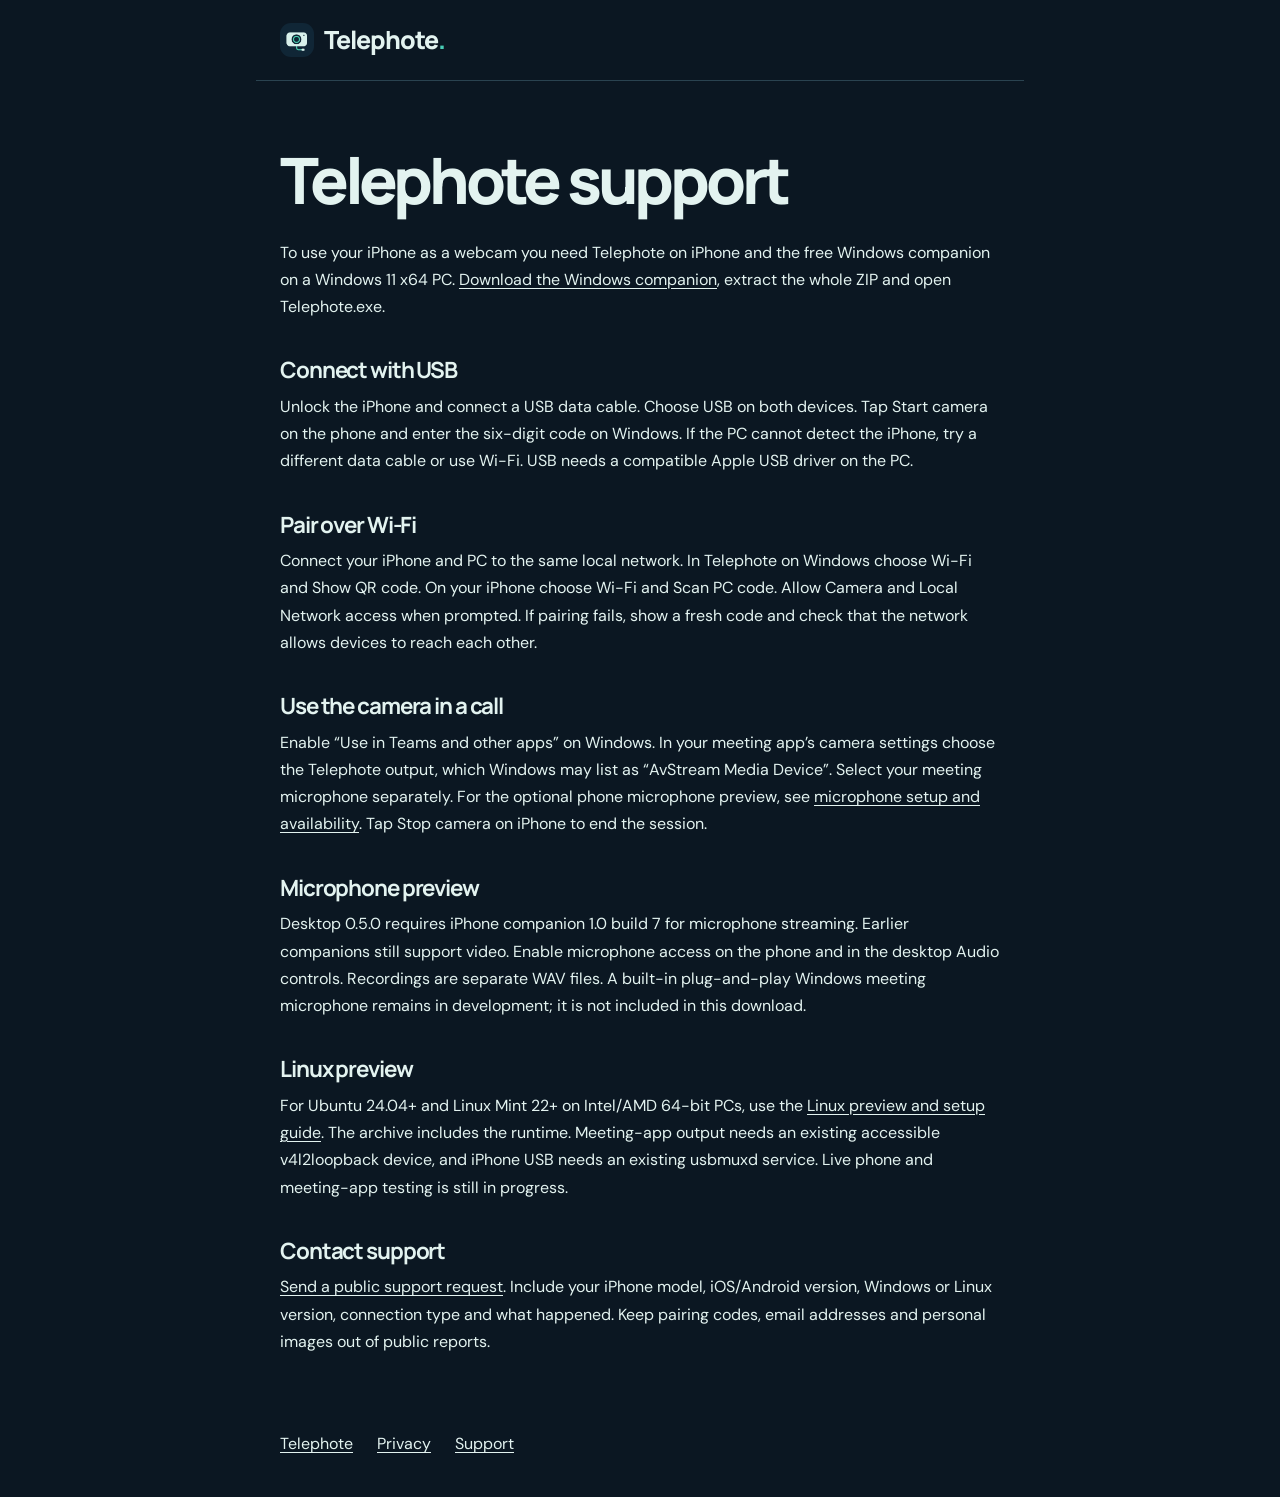
<file: support/index.html>
<!doctype html>
<html lang="en-AU"><head><meta charset="utf-8"><meta name="viewport" content="width=device-width,initial-scale=1"><title>Telephote support | Telephote</title><link rel="canonical" href="https://telephote.co/support/"><link rel="icon" href="/favicon.ico"><link rel="stylesheet" href="/styles.css"><link rel="stylesheet" href="/support.css"></head>
<body><header class="info-header"><a class="brand" href="/"><img src="/assets/telephote.png" width="34" height="34" alt=""><span>Telephote<span class="brand-dot">.</span></span></a></header>
<main class="info-page"><h1>Telephote support</h1>
<p>To use your iPhone as a webcam you need Telephote on iPhone and the free Windows companion on a Windows 11 x64 PC. <a href="/#downloads">Download the Windows companion</a>, extract the whole ZIP and open Telephote.exe.</p>
<h2>Connect with USB</h2><p>Unlock the iPhone and connect a USB data cable. Choose USB on both devices. Tap Start camera on the phone and enter the six-digit code on Windows. If the PC cannot detect the iPhone, try a different data cable or use Wi-Fi. USB needs a compatible Apple USB driver on the PC.</p>
<h2>Pair over Wi-Fi</h2><p>Connect your iPhone and PC to the same local network. In Telephote on Windows choose Wi-Fi and Show QR code. On your iPhone choose Wi-Fi and Scan PC code. Allow Camera and Local Network access when prompted. If pairing fails, show a fresh code and check that the network allows devices to reach each other.</p>
<h2>Use the camera in a call</h2><p>Enable “Use in Teams and other apps” on Windows. In your meeting app’s camera settings choose the Telephote output, which Windows may list as “AvStream Media Device”. Select your meeting microphone separately. For the optional phone microphone preview, see <a href="/audio.html">microphone setup and availability</a>. Tap Stop camera on iPhone to end the session.</p>
<h2>Microphone preview</h2><p>Desktop 0.5.0 requires iPhone companion 1.0 build 7 for microphone streaming. Earlier companions still support video. Enable microphone access on the phone and in the desktop Audio controls. Recordings are separate WAV files. A built-in plug-and-play Windows meeting microphone remains in development; it is not included in this download.</p><h2>Linux preview</h2><p>For Ubuntu 24.04+ and Linux Mint 22+ on Intel/AMD 64-bit PCs, use the <a href="/linux.html">Linux preview and setup guide</a>. The archive includes the runtime. Meeting-app output needs an existing accessible v4l2loopback device, and iPhone USB needs an existing usbmuxd service. Live phone and meeting-app testing is still in progress.</p><h2>Contact support</h2><p><a href="https://github.com/AdminPointsJunkie/telephote-website/issues/new">Send a public support request</a>. Include your iPhone model, iOS/Android version, Windows or Linux version, connection type and what happened. Keep pairing codes, email addresses and personal images out of public reports.</p></main><footer class="info-footer"><a href="/">Telephote</a><a href="/privacy/">Privacy</a><a href="/support/">Support</a></footer></body></html>
</file>
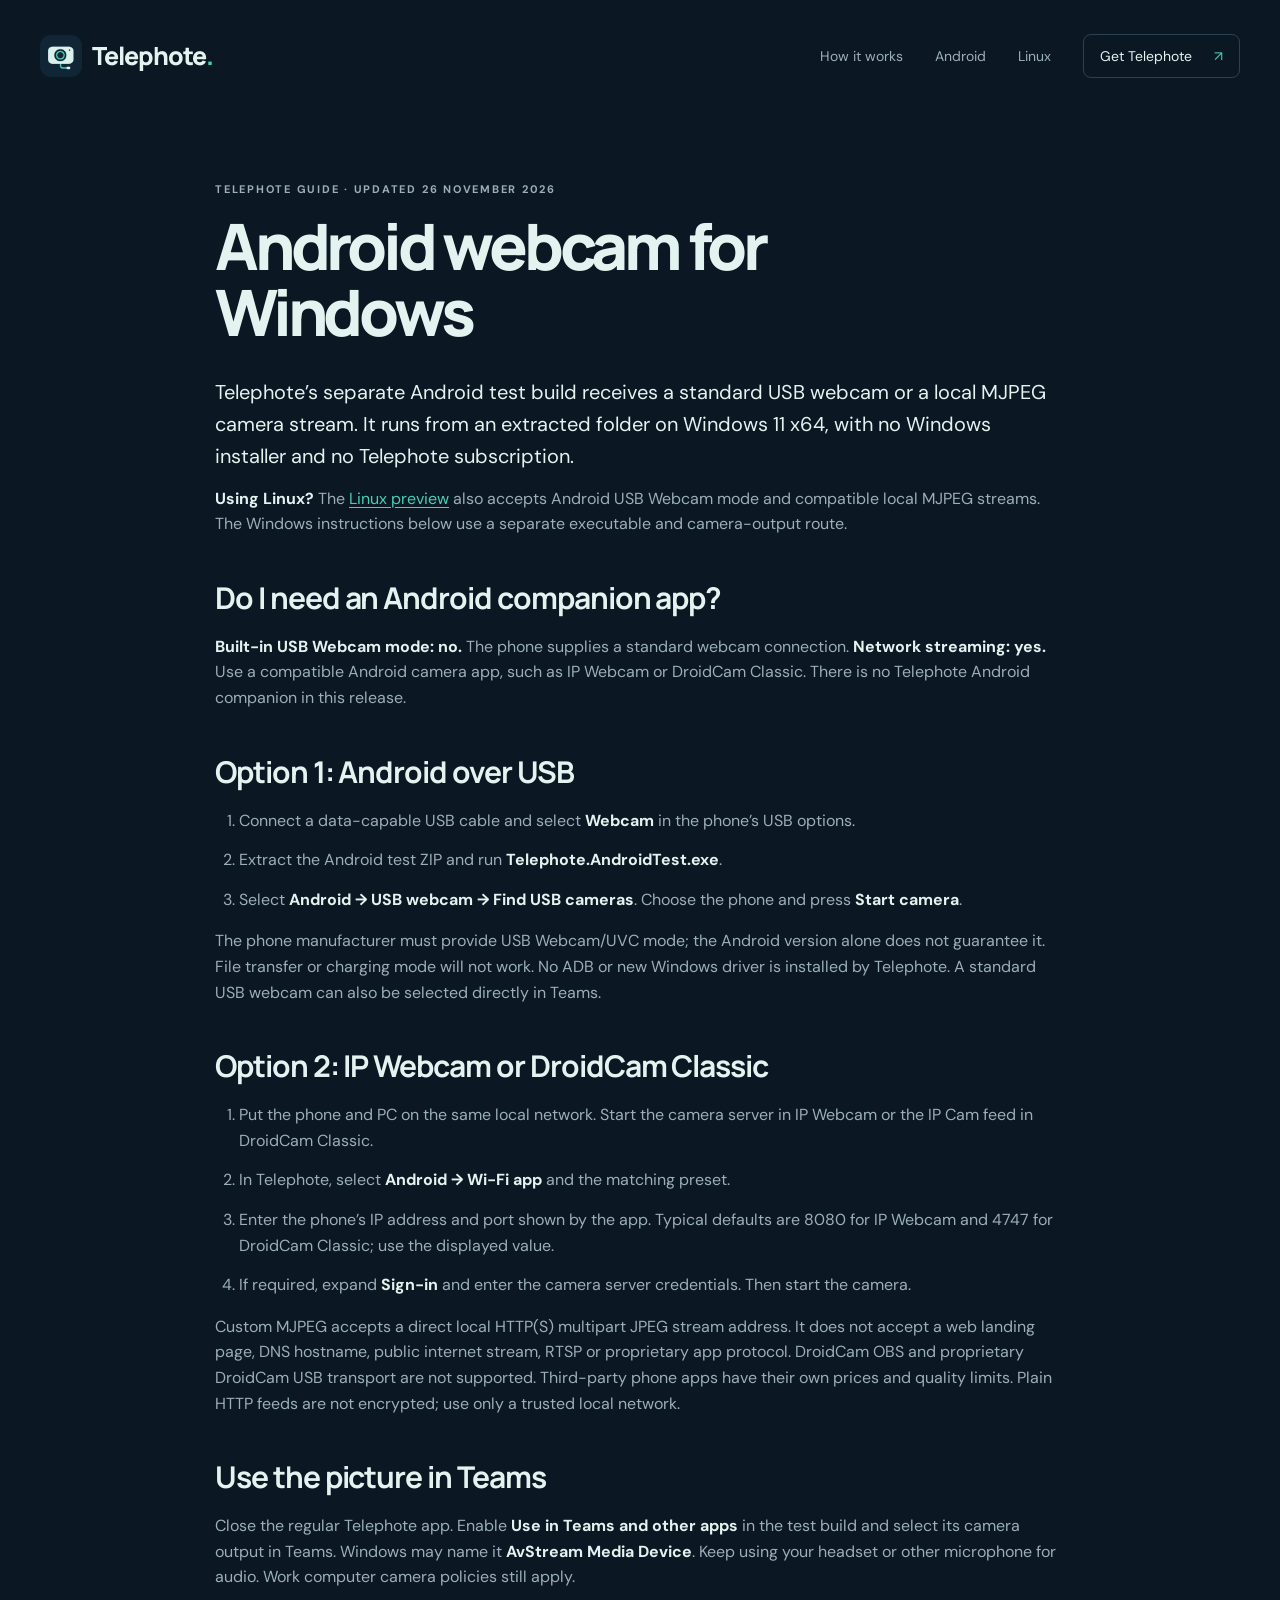
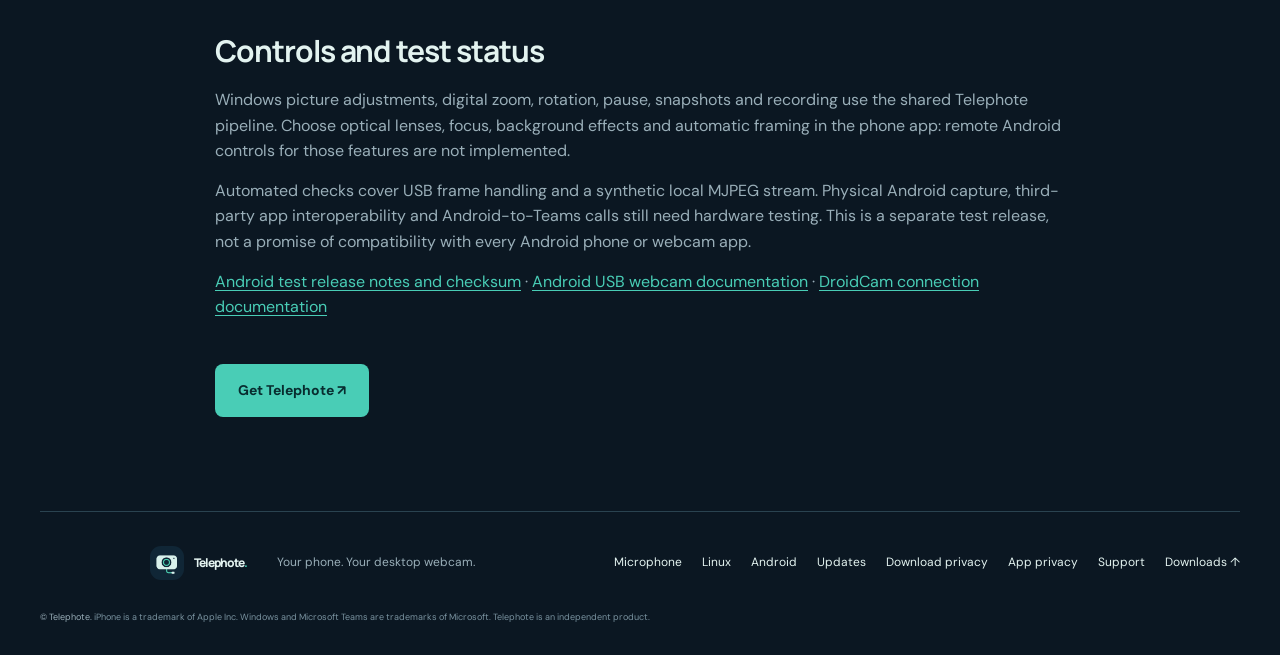
<file: android.html>
<!doctype html><html lang="en-AU"><head><meta charset="utf-8"><meta name="viewport" content="width=device-width,initial-scale=1"><meta name="theme-color" content="#0b1722"><title>Android webcam for Windows | Telephote</title><meta name="description" content="Use an Android USB webcam or IP Webcam and DroidCam Classic MJPEG feeds with Telephote’s free portable Windows test build. Setup, requirements and limits."><link rel="canonical" href="https://telephote.co/android.html"><meta name="robots" content="index,follow,max-image-preview:large"><meta property="og:title" content="Android webcam for Windows | Telephote"><meta property="og:description" content="Use an Android USB webcam or IP Webcam and DroidCam Classic MJPEG feeds with Telephote’s free portable Windows test build. Setup, requirements and limits."><meta property="og:url" content="https://telephote.co/android.html"><meta property="og:image" content="https://telephote.co/assets/telephote.png"><meta property="og:type" content="article"><link rel="stylesheet" href="styles.css"><link rel="icon" href="favicon.ico"></head><body><a class="skip" href="#main">Skip to content</a><header class="site-header wrap">
    <a class="brand" href="./" aria-label="Telephote home"><img src="assets/telephote.png" width="42" height="42" alt=""><span>Telephote<span class="brand-dot">.</span></span></a>
    <nav aria-label="Main navigation"><a href="/#how-it-works">How it works</a><a href="android.html">Android</a><a href="linux.html">Linux</a><a class="nav-download" href="/#downloads">Get Telephote <span aria-hidden="true">↗</span></a></nav>
  </header><main id="main" class="wrap guide"><p class="eyebrow">TELEPHOTE GUIDE · UPDATED 26 NOVEMBER 2026</p><h1>Android webcam for Windows</h1>
<p class="lead">Telephote’s separate Android test build receives a standard USB webcam or a local MJPEG camera stream. It runs from an extracted folder on Windows 11 x64, with no Windows installer and no Telephote subscription.</p>
<p><strong>Using Linux?</strong> The <a href="linux.html">Linux preview</a> also accepts Android USB Webcam mode and compatible local MJPEG streams. The Windows instructions below use a separate executable and camera-output route.</p><h2>Do I need an Android companion app?</h2><p><strong>Built-in USB Webcam mode: no.</strong> The phone supplies a standard webcam connection. <strong>Network streaming: yes.</strong> Use a compatible Android camera app, such as IP Webcam or DroidCam Classic. There is no Telephote Android companion in this release.</p>
<h2>Option 1: Android over USB</h2><ol><li>Connect a data-capable USB cable and select <strong>Webcam</strong> in the phone’s USB options.</li><li>Extract the Android test ZIP and run <strong>Telephote.AndroidTest.exe</strong>.</li><li>Select <strong>Android → USB webcam → Find USB cameras</strong>. Choose the phone and press <strong>Start camera</strong>.</li></ol><p>The phone manufacturer must provide USB Webcam/UVC mode; the Android version alone does not guarantee it. File transfer or charging mode will not work. No ADB or new Windows driver is installed by Telephote. A standard USB webcam can also be selected directly in Teams.</p>
<h2>Option 2: IP Webcam or DroidCam Classic</h2><ol><li>Put the phone and PC on the same local network. Start the camera server in IP Webcam or the IP Cam feed in DroidCam Classic.</li><li>In Telephote, select <strong>Android → Wi-Fi app</strong> and the matching preset.</li><li>Enter the phone’s IP address and port shown by the app. Typical defaults are 8080 for IP Webcam and 4747 for DroidCam Classic; use the displayed value.</li><li>If required, expand <strong>Sign-in</strong> and enter the camera server credentials. Then start the camera.</li></ol><p>Custom MJPEG accepts a direct local HTTP(S) multipart JPEG stream address. It does not accept a web landing page, DNS hostname, public internet stream, RTSP or proprietary app protocol. DroidCam OBS and proprietary DroidCam USB transport are not supported. Third-party phone apps have their own prices and quality limits. Plain HTTP feeds are not encrypted; use only a trusted local network.</p>
<h2>Use the picture in Teams</h2><p>Close the regular Telephote app. Enable <strong>Use in Teams and other apps</strong> in the test build and select its camera output in Teams. Windows may name it <strong>AvStream Media Device</strong>. Keep using your headset or other microphone for audio. Work computer camera policies still apply.</p>
<h2>Controls and test status</h2><p>Windows picture adjustments, digital zoom, rotation, pause, snapshots and recording use the shared Telephote pipeline. Choose optical lenses, focus, background effects and automatic framing in the phone app: remote Android controls for those features are not implemented.</p><p>Automated checks cover USB frame handling and a synthetic local MJPEG stream. Physical Android capture, third-party app interoperability and Android-to-Teams calls still need hardware testing. This is a separate test release, not a promise of compatibility with every Android phone or webcam app.</p><p><a href="https://github.com/AdminPointsJunkie/telephote-website/releases/tag/v0.3.1-android.2">Android test release notes and checksum</a> · <a href="https://source.android.com/docs/core/camera/webcam">Android USB webcam documentation</a> · <a href="https://www.dev47apps.com/droidcam/connect/">DroidCam connection documentation</a></p><p class="guide-back"><a class="button primary" href="/#downloads">Get Telephote ↗</a></p></main><footer class="wrap footer"><a class="brand" href="./"><img src="assets/telephote.png" width="34" height="34" alt=""><span>Telephote<span class="brand-dot">.</span></span></a><p>Your phone. Your desktop webcam.</p><div class="footer-links"><a href="audio.html">Microphone</a><a href="linux.html">Linux</a><a href="android.html">Android</a><a href="updates.html">Updates</a><a href="privacy.html">Download privacy</a><a href="/privacy/">App privacy</a><a href="/support/">Support</a><a href="/#downloads">Downloads ↑</a></div><small>iPhone is a trademark of Apple Inc. Windows and Microsoft Teams are trademarks of Microsoft. Telephote is an independent product.</small></footer></body></html>
</file>
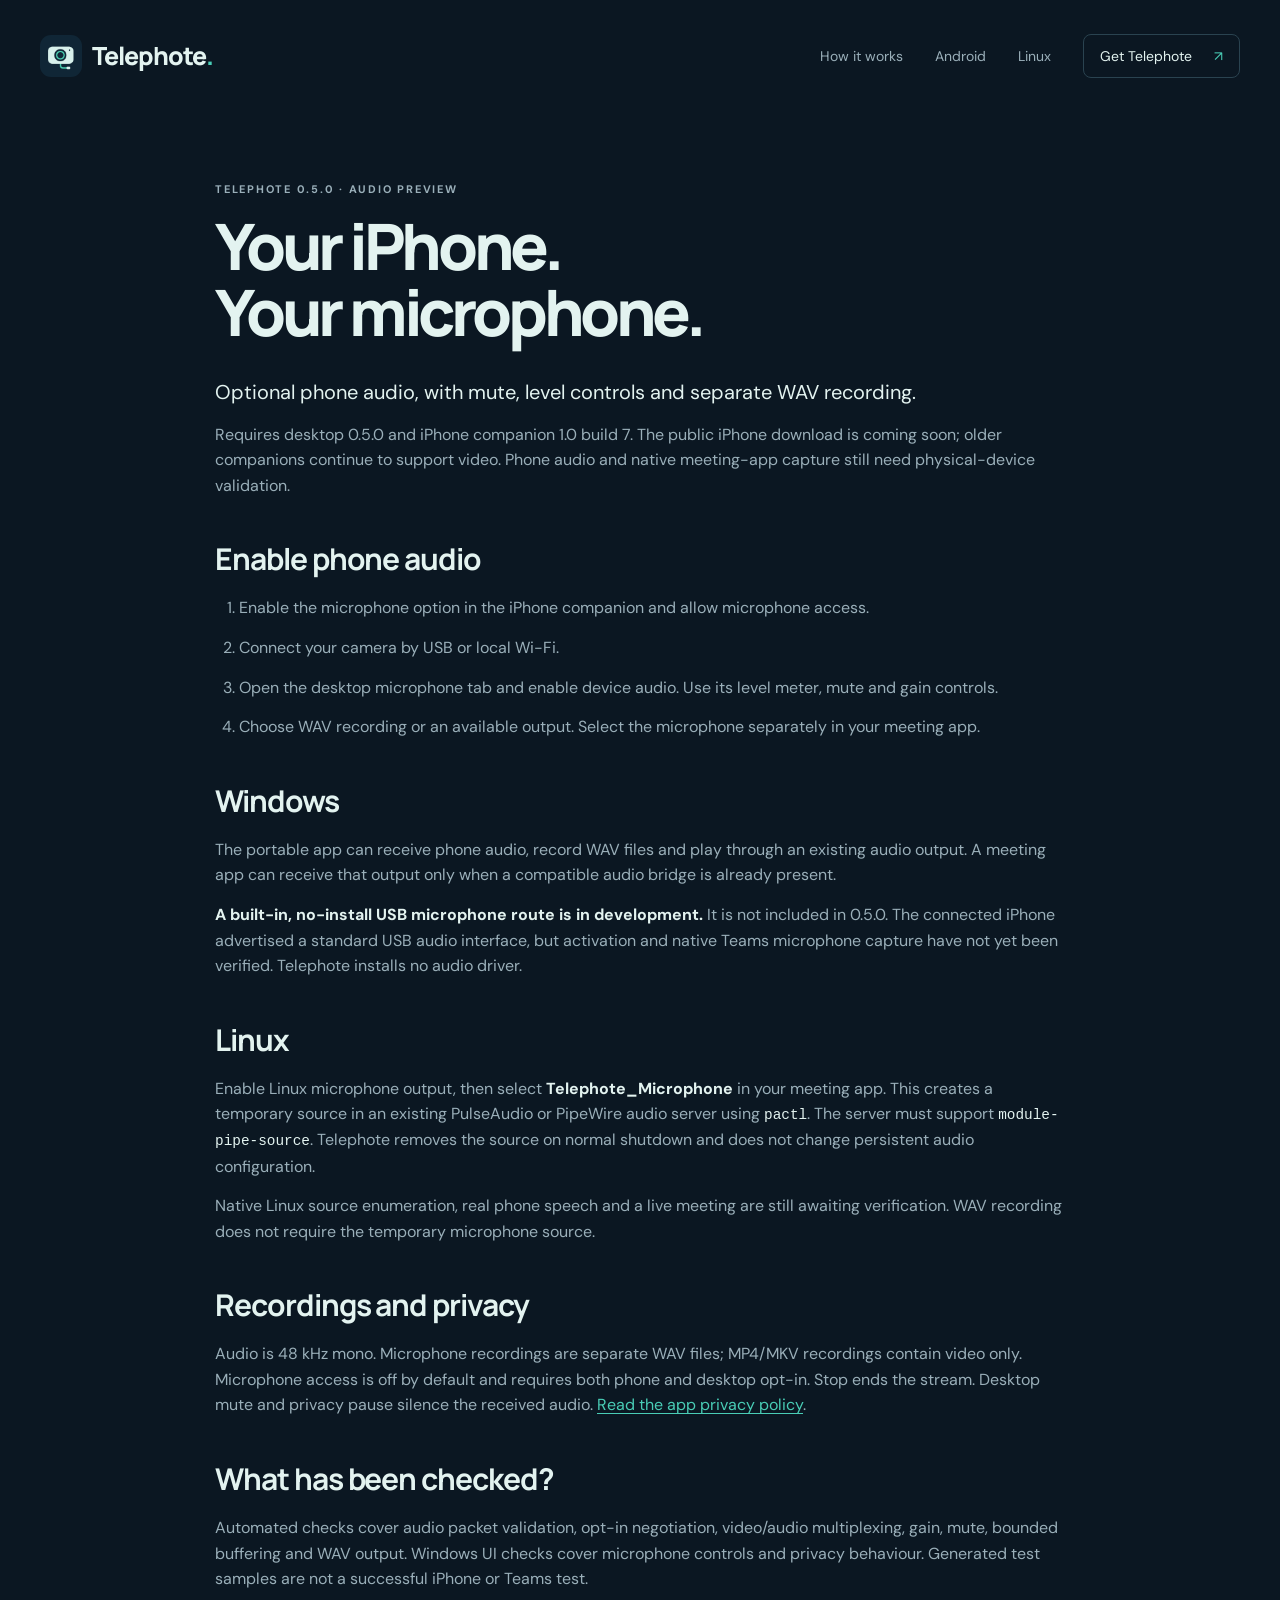
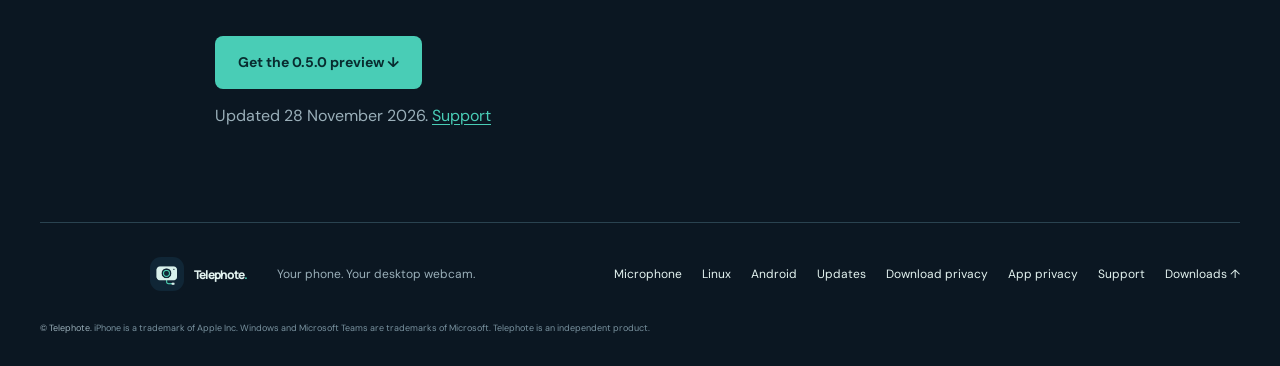
<file: audio.html>
<!doctype html><html lang="en-AU"><head><meta charset="utf-8"><meta name="viewport" content="width=device-width,initial-scale=1"><meta name="theme-color" content="#0b1722"><title>iPhone microphone preview | Telephote</title><meta name="description" content="Optional iPhone microphone streaming and recording in Telephote 0.5.0. Windows and Linux availability, companion requirements and setup."><link rel="canonical" href="https://telephote.co/audio.html"><meta name="robots" content="index,follow,max-image-preview:large"><meta property="og:title" content="iPhone microphone preview | Telephote"><meta property="og:description" content="Optional iPhone microphone streaming and recording in Telephote 0.5.0. Windows and Linux availability, companion requirements and setup."><meta property="og:url" content="https://telephote.co/audio.html"><meta property="og:image" content="https://telephote.co/assets/telephote.png"><meta property="og:type" content="article"><link rel="stylesheet" href="styles.css"><link rel="icon" href="favicon.ico"></head><body><a class="skip" href="#main">Skip to content</a><header class="site-header wrap">
    <a class="brand" href="./" aria-label="Telephote home"><img src="assets/telephote.png" width="42" height="42" alt=""><span>Telephote<span class="brand-dot">.</span></span></a>
    <nav aria-label="Main navigation"><a href="/#how-it-works">How it works</a><a href="android.html">Android</a><a href="linux.html">Linux</a><a class="nav-download" href="/#downloads">Get Telephote <span aria-hidden="true">↗</span></a></nav>
  </header><main id="main" class="wrap guide">
<p class="eyebrow">TELEPHOTE 0.5.0 · AUDIO PREVIEW</p>
<h1>Your iPhone.<br>Your microphone.</h1>
<p class="lead">Optional phone audio, with mute, level controls and separate WAV recording.</p>
<p>Requires desktop 0.5.0 and iPhone companion 1.0 build 7. The public iPhone download is coming soon; older companions continue to support video. Phone audio and native meeting-app capture still need physical-device validation.</p>
<h2>Enable phone audio</h2>
<ol><li>Enable the microphone option in the iPhone companion and allow microphone access.</li><li>Connect your camera by USB or local Wi-Fi.</li><li>Open the desktop microphone tab and enable device audio. Use its level meter, mute and gain controls.</li><li>Choose WAV recording or an available output. Select the microphone separately in your meeting app.</li></ol>
<h2>Windows</h2>
<p>The portable app can receive phone audio, record WAV files and play through an existing audio output. A meeting app can receive that output only when a compatible audio bridge is already present.</p>
<p><strong>A built-in, no-install USB microphone route is in development.</strong> It is not included in 0.5.0. The connected iPhone advertised a standard USB audio interface, but activation and native Teams microphone capture have not yet been verified. Telephote installs no audio driver.</p>
<h2>Linux</h2>
<p>Enable Linux microphone output, then select <strong>Telephote_Microphone</strong> in your meeting app. This creates a temporary source in an existing PulseAudio or PipeWire audio server using <code>pactl</code>. The server must support <code>module-pipe-source</code>. Telephote removes the source on normal shutdown and does not change persistent audio configuration.</p>
<p>Native Linux source enumeration, real phone speech and a live meeting are still awaiting verification. WAV recording does not require the temporary microphone source.</p>
<h2>Recordings and privacy</h2>
<p>Audio is 48 kHz mono. Microphone recordings are separate WAV files; MP4/MKV recordings contain video only. Microphone access is off by default and requires both phone and desktop opt-in. Stop ends the stream. Desktop mute and privacy pause silence the received audio. <a href="/privacy/">Read the app privacy policy</a>.</p>
<h2>What has been checked?</h2>
<p>Automated checks cover audio packet validation, opt-in negotiation, video/audio multiplexing, gain, mute, bounded buffering and WAV output. Windows UI checks cover microphone controls and privacy behaviour. Generated test samples are not a successful iPhone or Teams test.</p>
<p class="guide-back"><a class="button primary" href="/#downloads">Get the 0.5.0 preview ↓</a></p>
<p>Updated 28 November 2026. <a href="/support/">Support</a></p>
</main><footer class="wrap footer"><a class="brand" href="./"><img src="assets/telephote.png" width="34" height="34" alt=""><span>Telephote<span class="brand-dot">.</span></span></a><p>Your phone. Your desktop webcam.</p><div class="footer-links"><a href="audio.html">Microphone</a><a href="linux.html">Linux</a><a href="android.html">Android</a><a href="updates.html">Updates</a><a href="privacy.html">Download privacy</a><a href="/privacy/">App privacy</a><a href="/support/">Support</a><a href="/#downloads">Downloads ↑</a></div><small>iPhone is a trademark of Apple Inc. Windows and Microsoft Teams are trademarks of Microsoft. Telephote is an independent product.</small></footer></body></html>
</file>
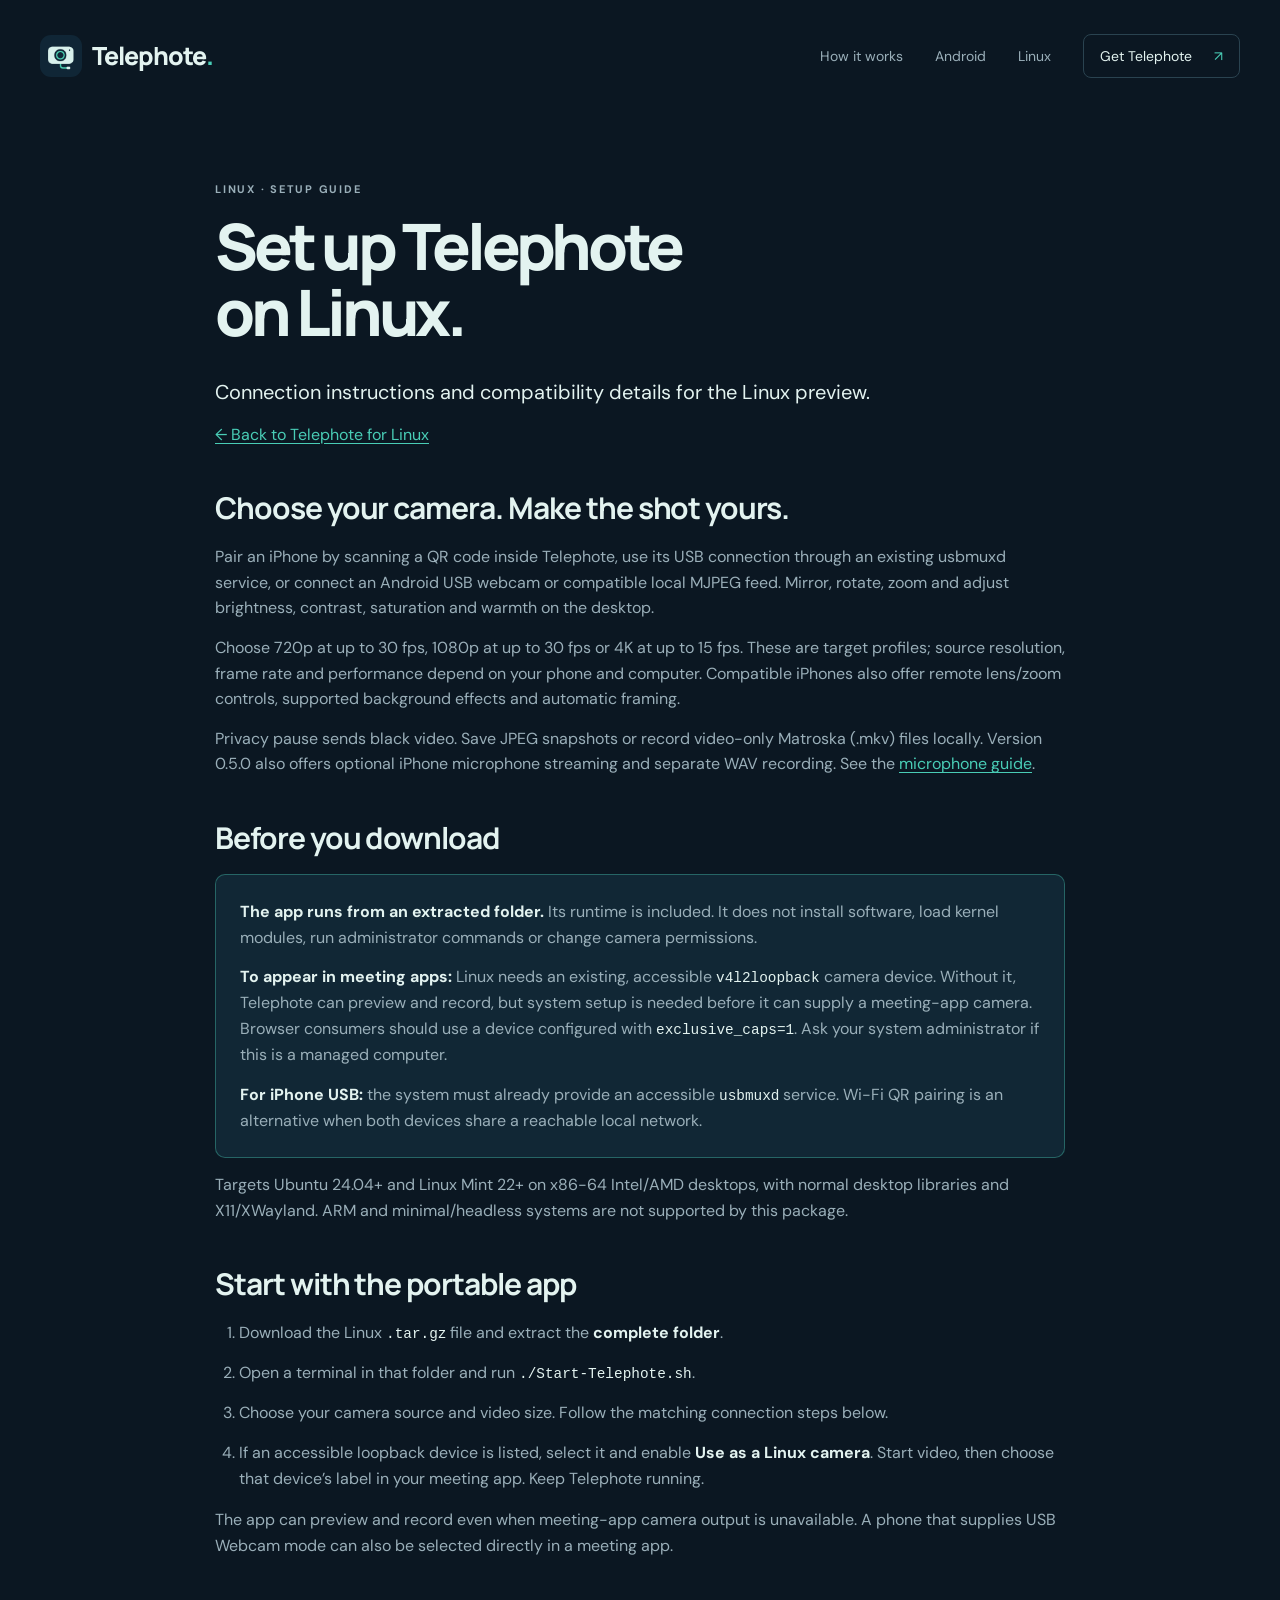
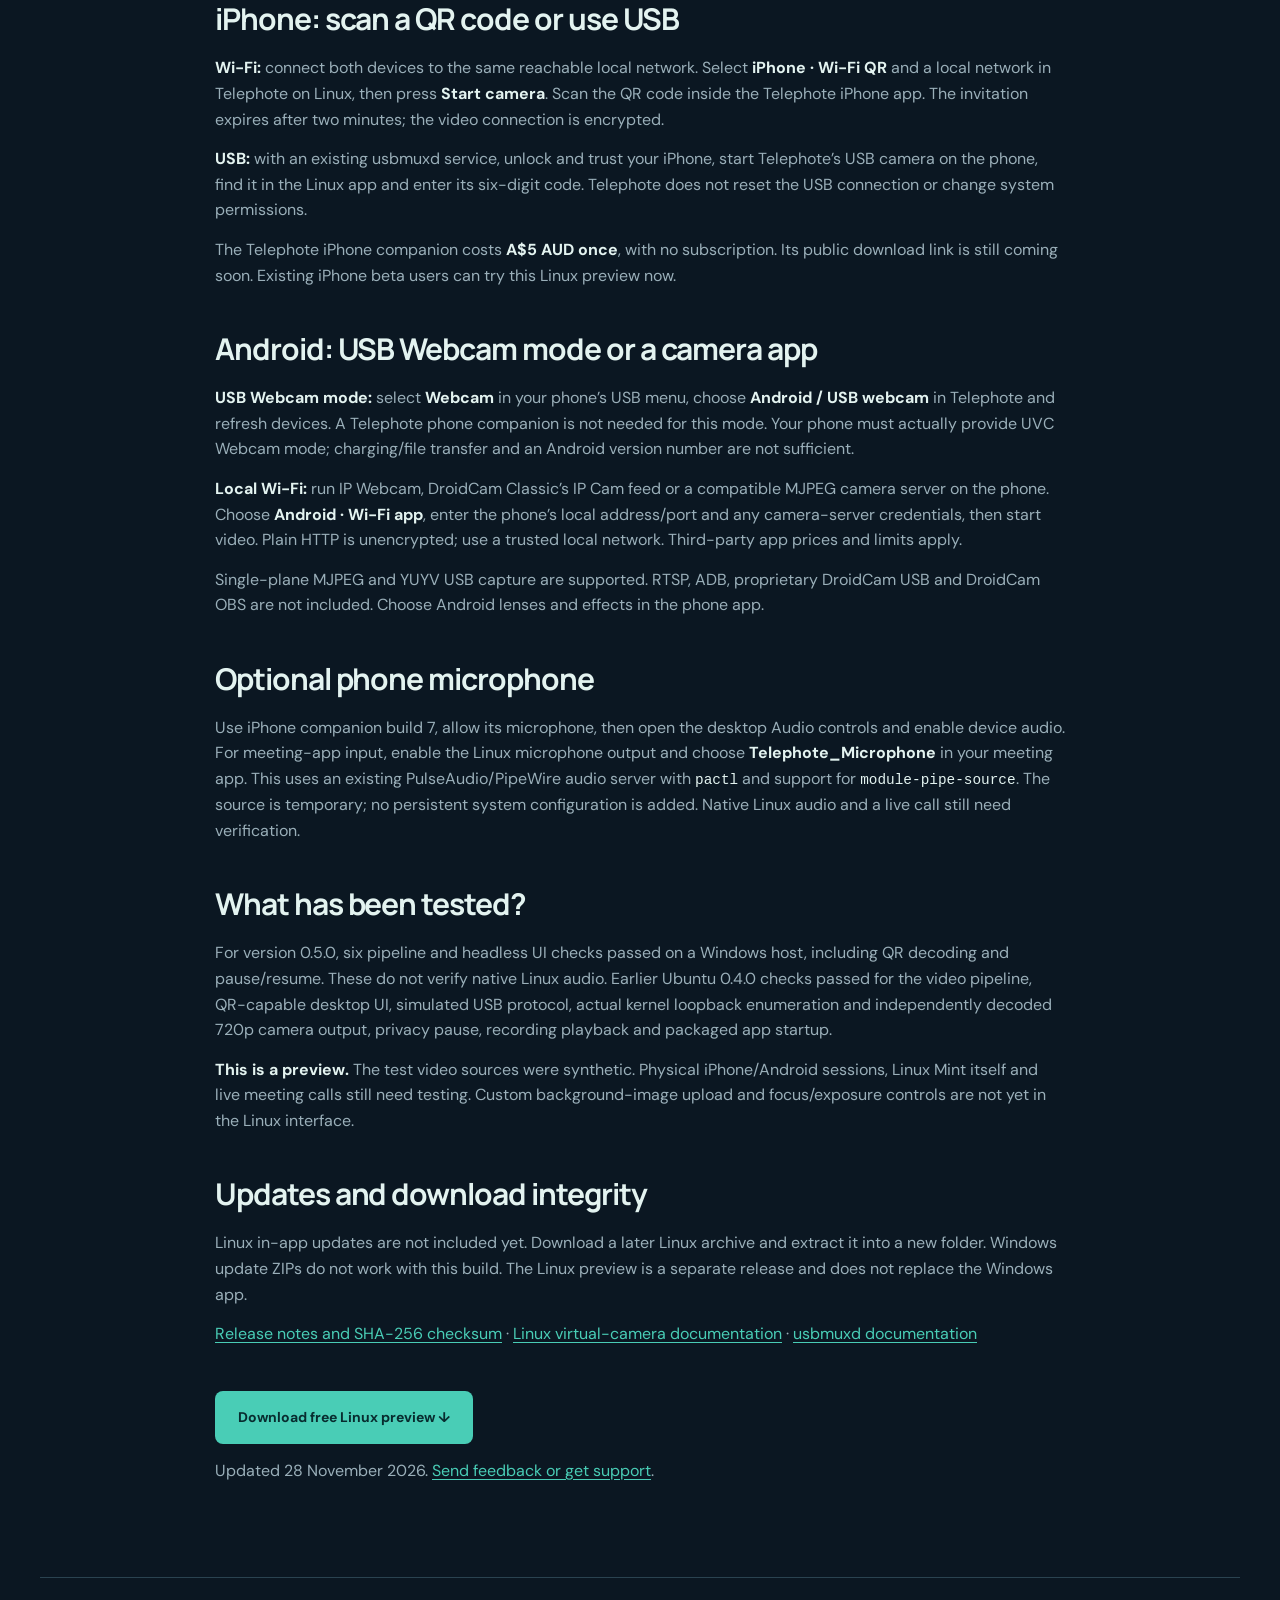
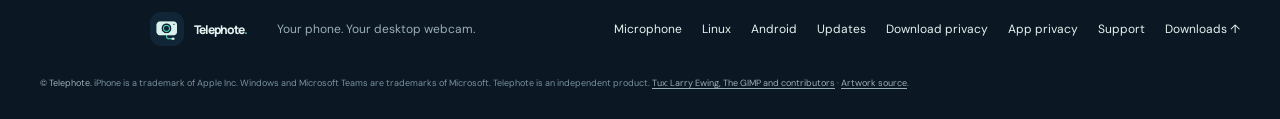
<file: linux-setup.html>
<!doctype html><html lang="en-AU"><head><meta charset="utf-8"><meta name="viewport" content="width=device-width,initial-scale=1"><meta name="theme-color" content="#0b1722"><title>Linux Setup Guide | Telephote</title><meta name="description" content="Telephote Linux setup guide: portable launch, iPhone QR and USB pairing, Android inputs, virtual-camera requirements and troubleshooting."><link rel="canonical" href="https://telephote.co/linux-setup.html"><meta name="robots" content="index,follow"><link rel="stylesheet" href="styles.css"><link rel="icon" href="favicon.ico"></head><body><a class="skip" href="#main">Skip to content</a><header class="site-header wrap">
    <a class="brand" href="./" aria-label="Telephote home"><img src="assets/telephote.png" width="42" height="42" alt=""><span>Telephote<span class="brand-dot">.</span></span></a>
    <nav aria-label="Main navigation"><a href="/#how-it-works">How it works</a><a href="android.html">Android</a><a href="linux.html">Linux</a><a class="nav-download" href="/#downloads">Get Telephote <span aria-hidden="true">↗</span></a></nav>
  </header><main id="main" class="wrap guide"><p class="eyebrow">LINUX · SETUP GUIDE</p><h1>Set up Telephote<br>on Linux.</h1><p class="lead">Connection instructions and compatibility details for the Linux preview.</p><p><a href="linux.html">← Back to Telephote for Linux</a></p>
<h2>Choose your camera. Make the shot yours.</h2><p>Pair an iPhone by scanning a QR code inside Telephote, use its USB connection through an existing usbmuxd service, or connect an Android USB webcam or compatible local MJPEG feed. Mirror, rotate, zoom and adjust brightness, contrast, saturation and warmth on the desktop.</p><p>Choose 720p at up to 30 fps, 1080p at up to 30 fps or 4K at up to 15 fps. These are target profiles; source resolution, frame rate and performance depend on your phone and computer. Compatible iPhones also offer remote lens/zoom controls, supported background effects and automatic framing.</p><p>Privacy pause sends black video. Save JPEG snapshots or record video-only Matroska (.mkv) files locally. Version 0.5.0 also offers optional iPhone microphone streaming and separate WAV recording. See the <a href="audio.html">microphone guide</a>.</p>
<h2 id="requirements">Before you download</h2><div class="requirements-box"><p><strong>The app runs from an extracted folder.</strong> Its runtime is included. It does not install software, load kernel modules, run administrator commands or change camera permissions.</p><p><strong>To appear in meeting apps:</strong> Linux needs an existing, accessible <code>v4l2loopback</code> camera device. Without it, Telephote can preview and record, but system setup is needed before it can supply a meeting-app camera. Browser consumers should use a device configured with <code>exclusive_caps=1</code>. Ask your system administrator if this is a managed computer.</p><p><strong>For iPhone USB:</strong> the system must already provide an accessible <code>usbmuxd</code> service. Wi-Fi QR pairing is an alternative when both devices share a reachable local network.</p></div><p>Targets Ubuntu 24.04+ and Linux Mint 22+ on x86-64 Intel/AMD desktops, with normal desktop libraries and X11/XWayland. ARM and minimal/headless systems are not supported by this package.</p>
<h2>Start with the portable app</h2><ol><li>Download the Linux <code>.tar.gz</code> file and extract the <strong>complete folder</strong>.</li><li>Open a terminal in that folder and run <code>./Start-Telephote.sh</code>.</li><li>Choose your camera source and video size. Follow the matching connection steps below.</li><li>If an accessible loopback device is listed, select it and enable <strong>Use as a Linux camera</strong>. Start video, then choose that device’s label in your meeting app. Keep Telephote running.</li></ol><p>The app can preview and record even when meeting-app camera output is unavailable. A phone that supplies USB Webcam mode can also be selected directly in a meeting app.</p>
<h2>iPhone: scan a QR code or use USB</h2><p><strong>Wi-Fi:</strong> connect both devices to the same reachable local network. Select <strong>iPhone · Wi-Fi QR</strong> and a local network in Telephote on Linux, then press <strong>Start camera</strong>. Scan the QR code inside the Telephote iPhone app. The invitation expires after two minutes; the video connection is encrypted.</p><p><strong>USB:</strong> with an existing usbmuxd service, unlock and trust your iPhone, start Telephote’s USB camera on the phone, find it in the Linux app and enter its six-digit code. Telephote does not reset the USB connection or change system permissions.</p><p>The Telephote iPhone companion costs <strong>A$5 AUD once</strong>, with no subscription. Its public download link is still coming soon. Existing iPhone beta users can try this Linux preview now.</p>
<h2>Android: USB Webcam mode or a camera app</h2><p><strong>USB Webcam mode:</strong> select <strong>Webcam</strong> in your phone’s USB menu, choose <strong>Android / USB webcam</strong> in Telephote and refresh devices. A Telephote phone companion is not needed for this mode. Your phone must actually provide UVC Webcam mode; charging/file transfer and an Android version number are not sufficient.</p><p><strong>Local Wi-Fi:</strong> run IP Webcam, DroidCam Classic’s IP Cam feed or a compatible MJPEG camera server on the phone. Choose <strong>Android · Wi-Fi app</strong>, enter the phone’s local address/port and any camera-server credentials, then start video. Plain HTTP is unencrypted; use a trusted local network. Third-party app prices and limits apply.</p><p>Single-plane MJPEG and YUYV USB capture are supported. RTSP, ADB, proprietary DroidCam USB and DroidCam OBS are not included. Choose Android lenses and effects in the phone app.</p>
<h2>Optional phone microphone</h2><p>Use iPhone companion build 7, allow its microphone, then open the desktop Audio controls and enable device audio. For meeting-app input, enable the Linux microphone output and choose <strong>Telephote_Microphone</strong> in your meeting app. This uses an existing PulseAudio/PipeWire audio server with <code>pactl</code> and support for <code>module-pipe-source</code>. The source is temporary; no persistent system configuration is added. Native Linux audio and a live call still need verification.</p><h2>What has been tested?</h2><p>For version 0.5.0, six pipeline and headless UI checks passed on a Windows host, including QR decoding and pause/resume. These do not verify native Linux audio. Earlier Ubuntu 0.4.0 checks passed for the video pipeline, QR-capable desktop UI, simulated USB protocol, actual kernel loopback enumeration and independently decoded 720p camera output, privacy pause, recording playback and packaged app startup.</p><p><strong>This is a preview.</strong> The test video sources were synthetic. Physical iPhone/Android sessions, Linux Mint itself and live meeting calls still need testing. Custom background-image upload and focus/exposure controls are not yet in the Linux interface.</p>
<h2>Updates and download integrity</h2><p>Linux in-app updates are not included yet. Download a later Linux archive and extract it into a new folder. Windows update ZIPs do not work with this build. The Linux preview is a separate release and does not replace the Windows app.</p><p><a href="https://github.com/AdminPointsJunkie/telephote-website/releases/tag/v0.5.0">Release notes and SHA-256 checksum</a> · <a href="https://github.com/v4l2loopback/v4l2loopback">Linux virtual-camera documentation</a> · <a href="https://github.com/libimobiledevice/usbmuxd">usbmuxd documentation</a></p><p class="guide-back"><a class="button primary" href="https://github.com/AdminPointsJunkie/telephote-website/releases/download/v0.5.0/Telephote-0.5.0-linux-x64.tar.gz">Download free Linux preview ↓</a></p><p>Updated 28 November 2026. <a href="/support/">Send feedback or get support</a>.</p>
</main><footer class="wrap footer"><a class="brand" href="./"><img src="assets/telephote.png" width="34" height="34" alt=""><span>Telephote<span class="brand-dot">.</span></span></a><p>Your phone. Your desktop webcam.</p><div class="footer-links"><a href="audio.html">Microphone</a><a href="linux.html">Linux</a><a href="android.html">Android</a><a href="updates.html">Updates</a><a href="privacy.html">Download privacy</a><a href="/privacy/">App privacy</a><a href="/support/">Support</a><a href="/#downloads">Downloads ↑</a></div><small>iPhone is a trademark of Apple Inc. Windows and Microsoft Teams are trademarks of Microsoft. Telephote is an independent product. <a href="assets/Tux-Copyright.txt">Tux: Larry Ewing, The GIMP and contributors</a> · <a href="https://commons.wikimedia.org/wiki/File:Tux.svg">Artwork source</a>.</small></footer></body></html>
</file>
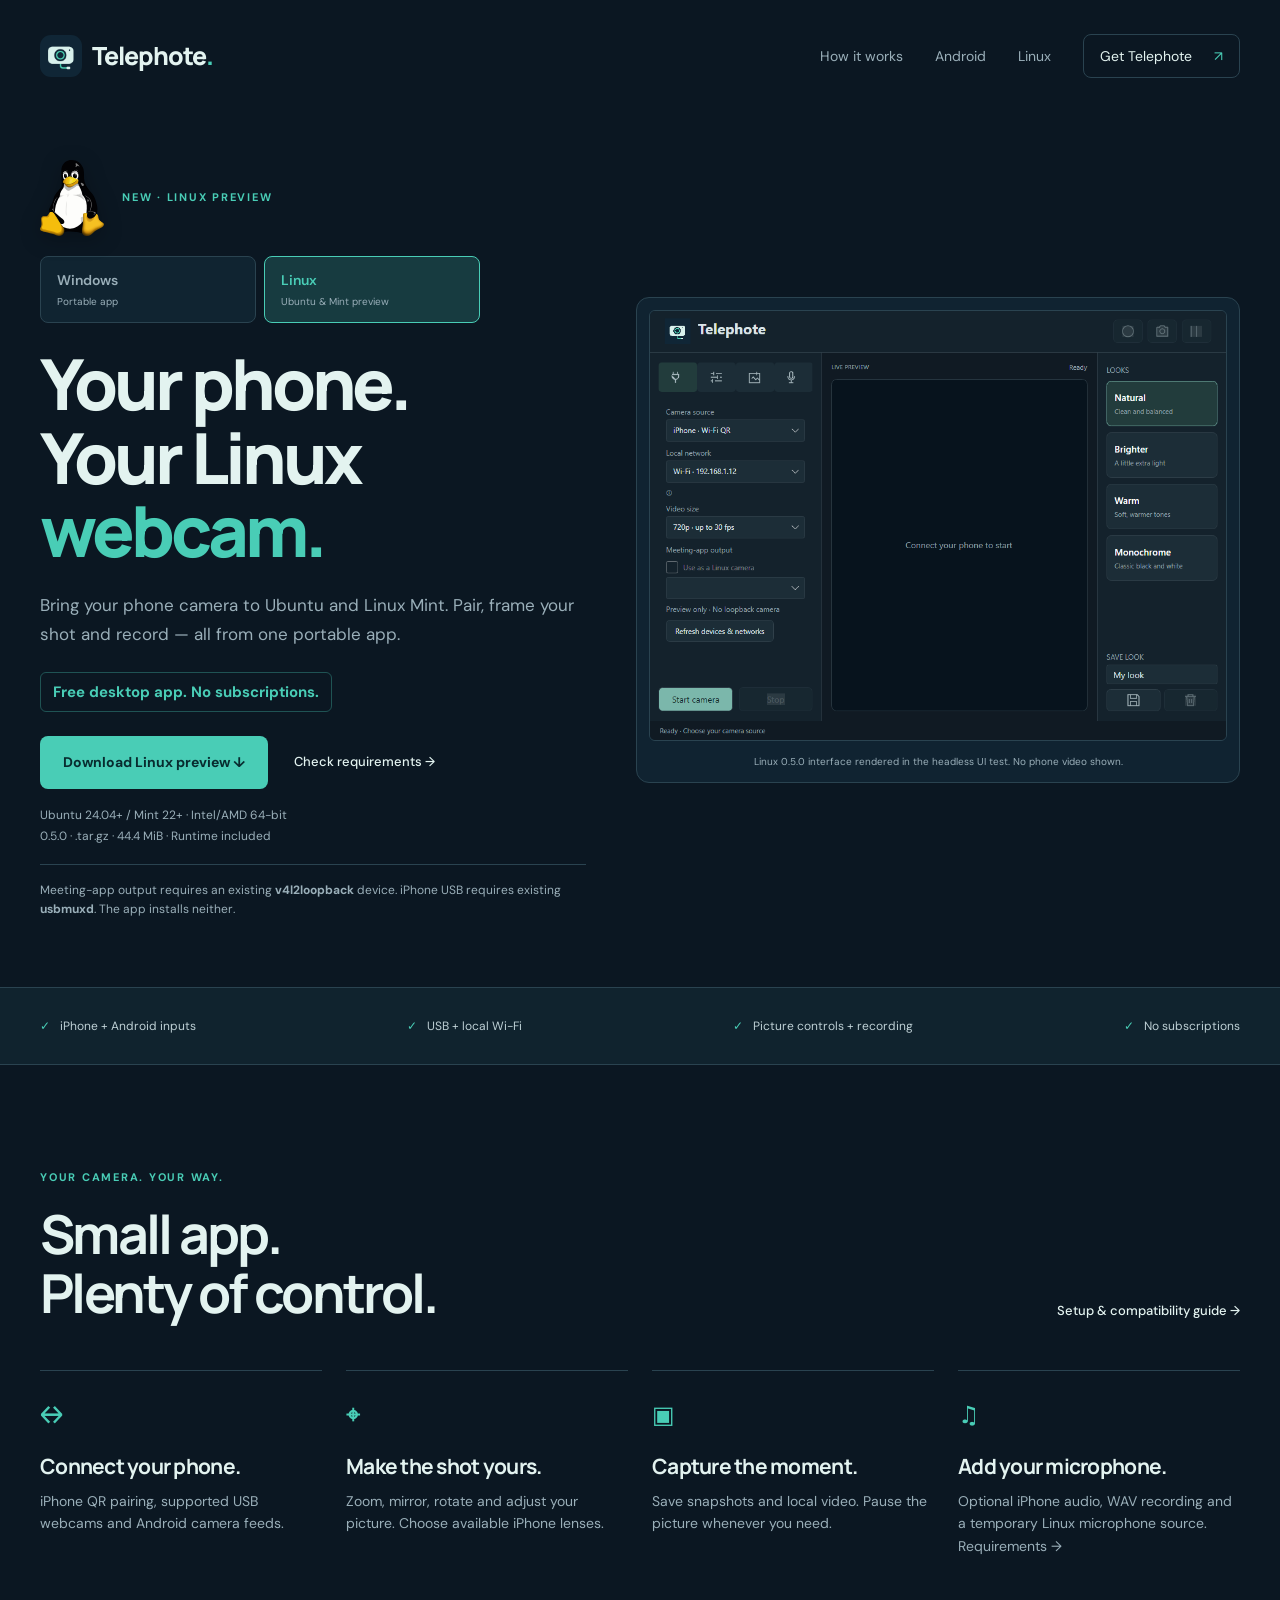
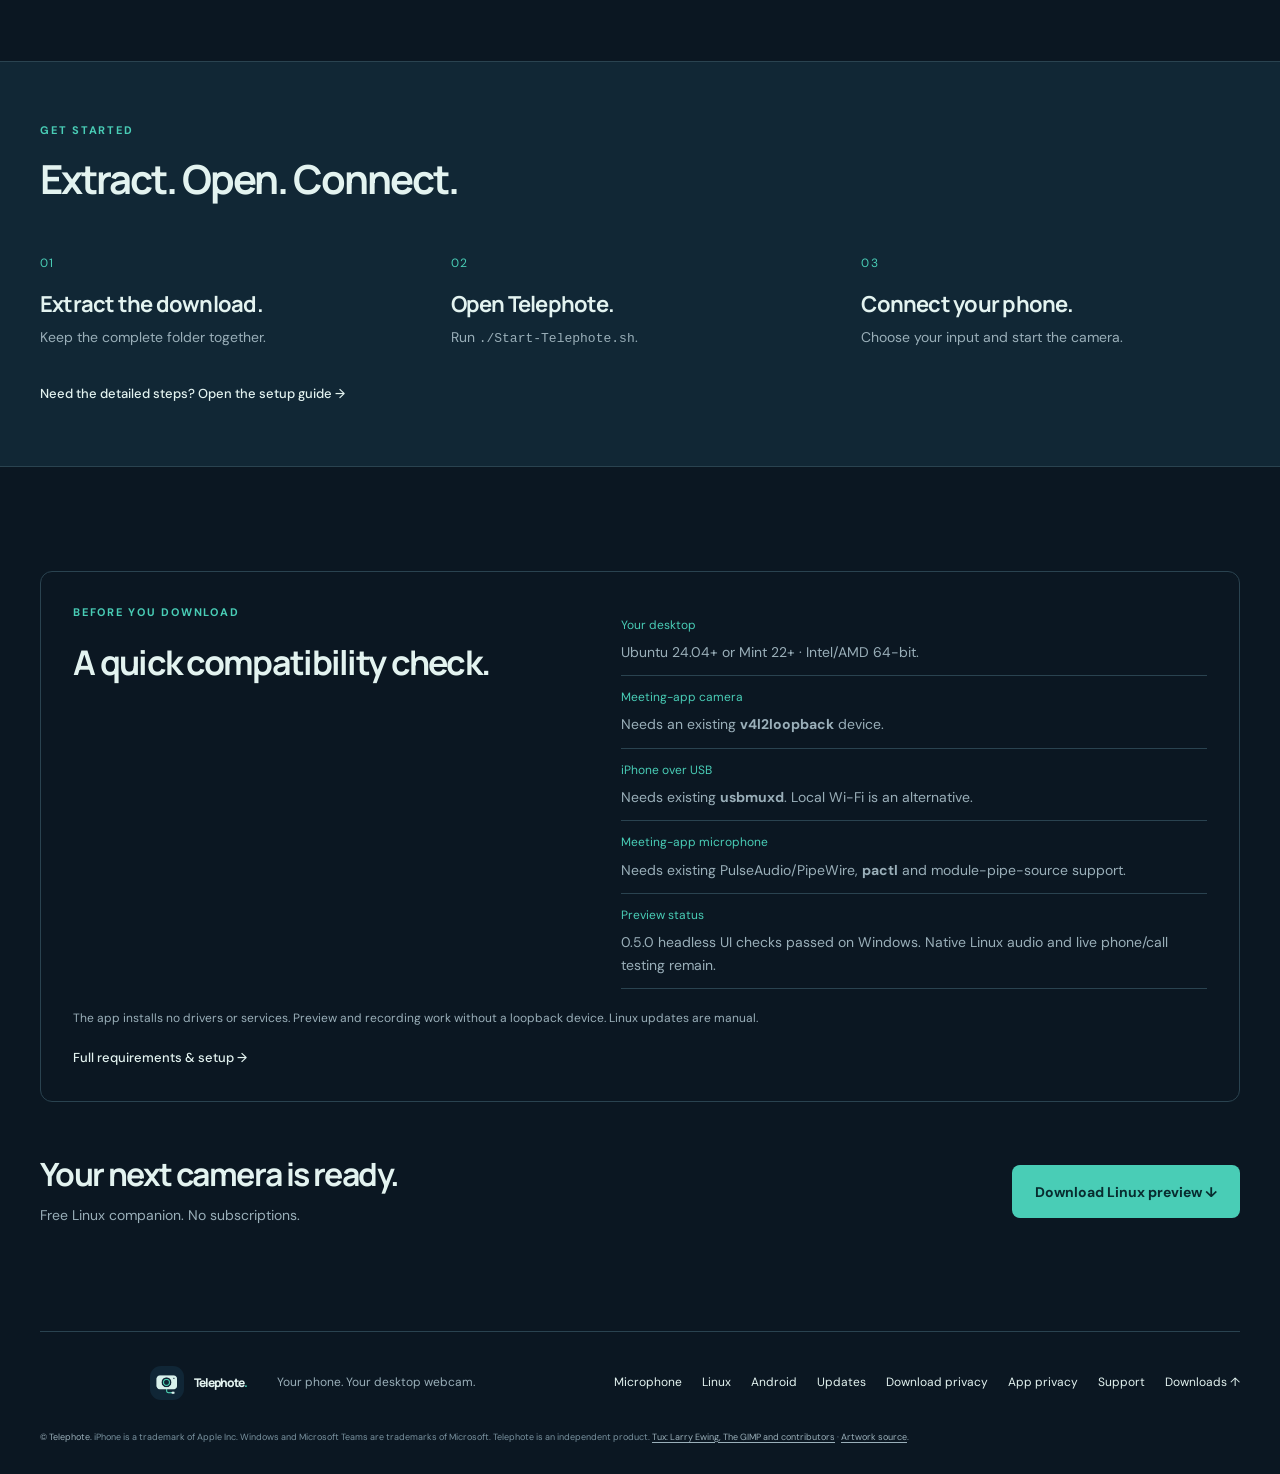
<file: linux.html>
<!doctype html>
<html lang="en-AU"><head><meta charset="utf-8"><meta name="viewport" content="width=device-width,initial-scale=1"><meta name="theme-color" content="#0b1722"><title>iPhone &amp; Android Webcam for Linux | Telephote Preview</title><meta name="description" content="Use your iPhone or Android camera with Telephote’s free portable Linux preview for Ubuntu and Linux Mint. QR pairing, camera controls, recording and setup requirements."><link rel="canonical" href="https://telephote.co/linux.html"><meta name="robots" content="index,follow,max-image-preview:large"><meta property="og:title" content="Telephote for Linux — Your phone. Your Linux webcam."><meta property="og:description" content="Use your iPhone or Android camera with Telephote’s free portable Linux preview for Ubuntu and Linux Mint. QR pairing, camera controls, recording and setup requirements."><meta property="og:url" content="https://telephote.co/linux.html"><meta property="og:image" content="https://telephote.co/assets/linux-app.png"><meta property="og:type" content="website"><meta name="twitter:card" content="summary_large_image"><meta name="twitter:title" content="Telephote for Linux — Free portable preview"><meta name="twitter:description" content="Use your iPhone or Android camera with Telephote’s free portable Linux preview for Ubuntu and Linux Mint. QR pairing, camera controls, recording and setup requirements."><meta name="twitter:image" content="https://telephote.co/assets/linux-app.png"><link rel="stylesheet" href="styles.css"><link rel="icon" href="favicon.ico"><script type="application/ld+json">{"@context":"https://schema.org","@type":"SoftwareApplication","@id":"https://telephote.co/linux.html#app","name":"Telephote for Linux Preview","operatingSystem":"Ubuntu 24.04+ or Linux Mint 22+, x86-64","applicationCategory":"MultimediaApplication","softwareVersion":"0.5.0","url":"https://telephote.co/linux.html","downloadUrl":"https://github.com/AdminPointsJunkie/telephote-website/releases/download/v0.5.0/Telephote-0.5.0-linux-x64.tar.gz","screenshot":"https://telephote.co/assets/linux-app.png","description":"Free portable Linux phone webcam preview with iPhone QR pairing, Android camera inputs, picture controls, snapshots and recording. Meeting-app output requires an existing accessible v4l2loopback device; iPhone USB requires existing usbmuxd. Live phone and meeting-app testing remains pending.","offers":{"@type":"Offer","price":"0","priceCurrency":"AUD"}}</script></head>
<body><a class="skip" href="#main">Skip to content</a><header class="site-header wrap">
    <a class="brand" href="./" aria-label="Telephote home"><img src="assets/telephote.png" width="42" height="42" alt=""><span>Telephote<span class="brand-dot">.</span></span></a>
    <nav aria-label="Main navigation"><a href="/#how-it-works">How it works</a><a href="android.html">Android</a><a href="linux.html">Linux</a><a class="nav-download" href="/#downloads">Get Telephote <span aria-hidden="true">↗</span></a></nav>
  </header><main id="main">
<section class="wrap linux-hero"><div><div class="linux-identity"><img class="tux" src="assets/tux.svg" width="64" height="76" alt="Tux, the Linux penguin"><p class="eyebrow">NEW · LINUX PREVIEW</p></div><nav class="platform-picker" aria-label="Choose your desktop platform"><a href="/">Windows <span>Portable app</span></a><a href="/linux.html" aria-current="page">Linux <span>Ubuntu &amp; Mint preview</span></a></nav><h1>Your phone.<br>Your Linux<br><span>webcam.</span></h1><p class="lead">Bring your phone camera to Ubuntu and Linux Mint. Pair, frame your shot and record — all from one portable app.</p><p class="subscription-promise">Free desktop app. No subscriptions.</p><div class="hero-actions"><a class="button primary" href="https://github.com/AdminPointsJunkie/telephote-website/releases/download/v0.5.0/Telephote-0.5.0-linux-x64.tar.gz">Download Linux preview ↓</a><a class="text-link" href="#requirements">Check requirements →</a></div><p class="download-meta">Ubuntu 24.04+ / Mint 22+ · Intel/AMD 64-bit<br>0.5.0 · .tar.gz · 44.4 MiB · Runtime included</p><p class="linux-hero-requirement">Meeting-app output requires an existing <strong>v4l2loopback</strong> device. iPhone USB requires existing <strong>usbmuxd</strong>. The app installs neither.</p></div><figure class="app-preview"><img src="assets/linux-app.png" width="940" height="700" alt="Telephote Linux 0.5.0 studio with icon controls, a large preview and saved looks" loading="eager"><figcaption>Linux 0.5.0 interface rendered in the headless UI test. No phone video shown.</figcaption></figure></section>
<div class="benefit-strip"><div class="wrap"><span>iPhone + Android inputs</span><span>USB + local Wi-Fi</span><span>Picture controls + recording</span><span>No subscriptions</span></div></div>
<section class="section wrap linux-features" aria-labelledby="linux-features-title"><div class="section-heading"><div><p class="eyebrow">YOUR CAMERA. YOUR WAY.</p><h2 id="linux-features-title">Small app.<br>Plenty of control.</h2></div><a class="text-link" href="linux-setup.html">Setup &amp; compatibility guide →</a></div><div class="feature-grid"><article><span class="feature-symbol" aria-hidden="true">↔</span><h3>Connect your phone.</h3><p>iPhone QR pairing, supported USB webcams and Android camera feeds.</p></article><article><span class="feature-symbol" aria-hidden="true">⌖</span><h3>Make the shot yours.</h3><p>Zoom, mirror, rotate and adjust your picture. Choose available iPhone lenses.</p></article><article><span class="feature-symbol" aria-hidden="true">▣</span><h3>Capture the moment.</h3><p>Save snapshots and local video. Pause the picture whenever you need.</p></article><article><span class="feature-symbol" aria-hidden="true">♫</span><h3>Add your microphone.</h3><p>Optional iPhone audio, WAV recording and a temporary Linux microphone source. <a href="audio.html">Requirements →</a></p></article></div></section>
<section class="quick-start"><div class="wrap"><div class="section-heading"><div><p class="eyebrow">GET STARTED</p><h2>Extract. Open. Connect.</h2></div></div><div class="quick-steps"><article><span>01</span><h3>Extract the download.</h3><p>Keep the complete folder together.</p></article><article><span>02</span><h3>Open Telephote.</h3><p>Run <code>./Start-Telephote.sh</code>.</p></article><article><span>03</span><h3>Connect your phone.</h3><p>Choose your input and start the camera.</p></article></div><a class="text-link" href="linux-setup.html">Need the detailed steps? Open the setup guide →</a></div></section>
<section class="section wrap" id="requirements" aria-labelledby="linux-requirements-title"><div class="compact-requirements"><div><p class="eyebrow">BEFORE YOU DOWNLOAD</p><h2 id="linux-requirements-title">A quick compatibility check.</h2></div><dl><div><dt>Your desktop</dt><dd>Ubuntu 24.04+ or Mint 22+ · Intel/AMD 64-bit.</dd></div><div><dt>Meeting-app camera</dt><dd>Needs an existing <strong>v4l2loopback</strong> device.</dd></div><div><dt>iPhone over USB</dt><dd>Needs existing <strong>usbmuxd</strong>. Local Wi-Fi is an alternative.</dd></div><div><dt>Meeting-app microphone</dt><dd>Needs existing PulseAudio/PipeWire, <strong>pactl</strong> and module-pipe-source support.</dd></div><div><dt>Preview status</dt><dd>0.5.0 headless UI checks passed on Windows. Native Linux audio and live phone/call testing remain.</dd></div></dl><p class="compatibility-note">The app installs no drivers or services. Preview and recording work without a loopback device. Linux updates are manual.</p><a class="text-link" href="linux-setup.html#requirements">Full requirements &amp; setup →</a></div><div class="linux-final-cta"><div><h2>Your next camera is ready.</h2><p>Free Linux companion. No subscriptions.</p></div><a class="button primary" href="https://github.com/AdminPointsJunkie/telephote-website/releases/download/v0.5.0/Telephote-0.5.0-linux-x64.tar.gz">Download Linux preview ↓</a></div></section></main><footer class="wrap footer"><a class="brand" href="./"><img src="assets/telephote.png" width="34" height="34" alt=""><span>Telephote<span class="brand-dot">.</span></span></a><p>Your phone. Your desktop webcam.</p><div class="footer-links"><a href="audio.html">Microphone</a><a href="linux.html">Linux</a><a href="android.html">Android</a><a href="updates.html">Updates</a><a href="privacy.html">Download privacy</a><a href="/privacy/">App privacy</a><a href="/support/">Support</a><a href="/#downloads">Downloads ↑</a></div><small>iPhone is a trademark of Apple Inc. Windows and Microsoft Teams are trademarks of Microsoft. Telephote is an independent product. <a href="assets/Tux-Copyright.txt">Tux: Larry Ewing, The GIMP and contributors</a> · <a href="https://commons.wikimedia.org/wiki/File:Tux.svg">Artwork source</a>.</small></footer></body></html>
</file>
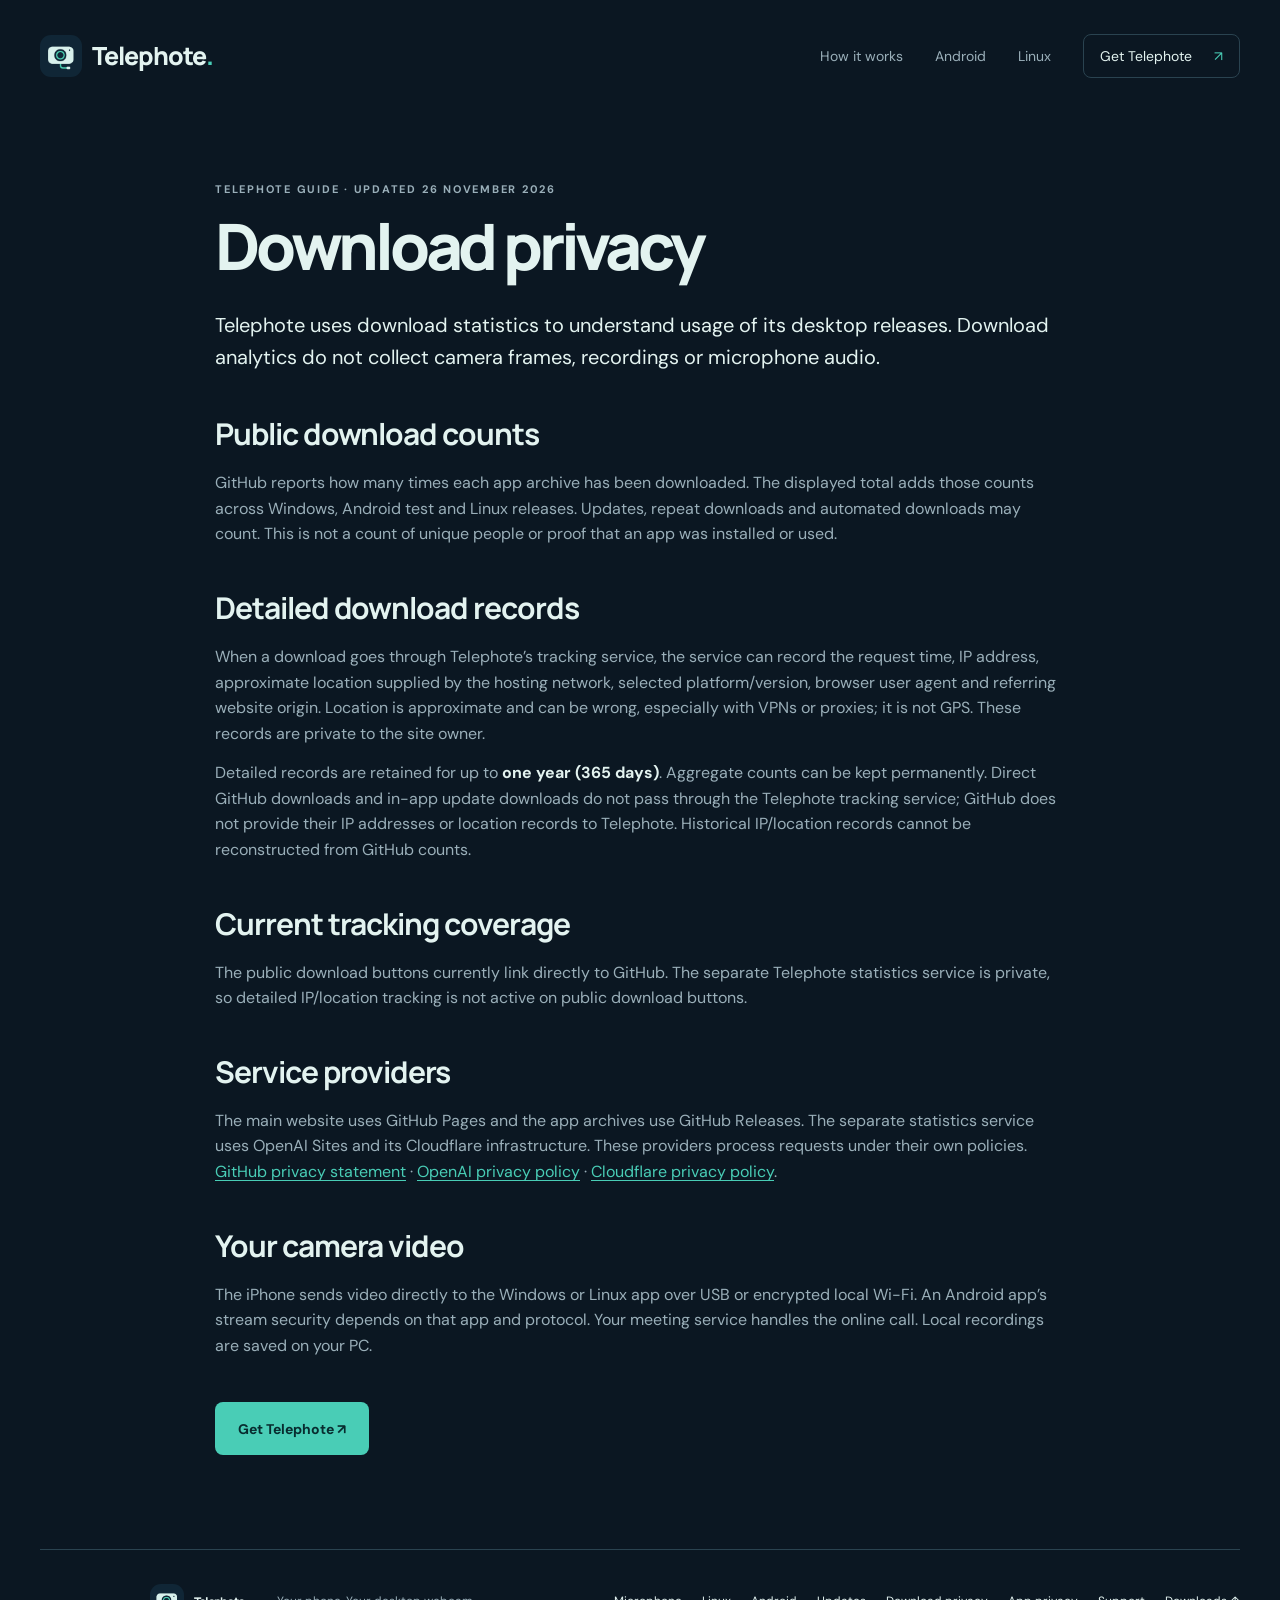
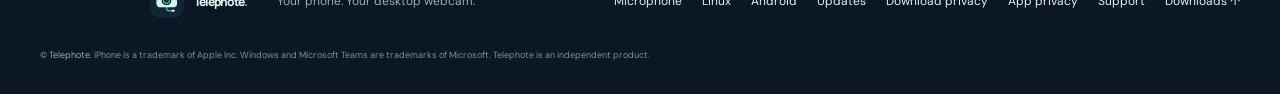
<file: privacy.html>
<!doctype html><html lang="en-AU"><head><meta charset="utf-8"><meta name="viewport" content="width=device-width,initial-scale=1"><meta name="theme-color" content="#0b1722"><title>Download privacy | Telephote</title><meta name="description" content="How Telephote download counts work, which records may be collected and the one-year retention period for detailed download analytics."><link rel="canonical" href="https://telephote.co/privacy.html"><meta name="robots" content="index,follow,max-image-preview:large"><meta property="og:title" content="Download privacy | Telephote"><meta property="og:description" content="How Telephote download counts work, which records may be collected and the one-year retention period for detailed download analytics."><meta property="og:url" content="https://telephote.co/privacy.html"><meta property="og:image" content="https://telephote.co/assets/telephote.png"><meta property="og:type" content="article"><link rel="stylesheet" href="styles.css"><link rel="icon" href="favicon.ico"></head><body><a class="skip" href="#main">Skip to content</a><header class="site-header wrap">
    <a class="brand" href="./" aria-label="Telephote home"><img src="assets/telephote.png" width="42" height="42" alt=""><span>Telephote<span class="brand-dot">.</span></span></a>
    <nav aria-label="Main navigation"><a href="/#how-it-works">How it works</a><a href="android.html">Android</a><a href="linux.html">Linux</a><a class="nav-download" href="/#downloads">Get Telephote <span aria-hidden="true">↗</span></a></nav>
  </header><main id="main" class="wrap guide"><p class="eyebrow">TELEPHOTE GUIDE · UPDATED 26 NOVEMBER 2026</p><h1>Download privacy</h1>
<p class="lead">Telephote uses download statistics to understand usage of its desktop releases. Download analytics do not collect camera frames, recordings or microphone audio.</p><h2>Public download counts</h2><p>GitHub reports how many times each app archive has been downloaded. The displayed total adds those counts across Windows, Android test and Linux releases. Updates, repeat downloads and automated downloads may count. This is not a count of unique people or proof that an app was installed or used.</p><h2>Detailed download records</h2><p>When a download goes through Telephote’s tracking service, the service can record the request time, IP address, approximate location supplied by the hosting network, selected platform/version, browser user agent and referring website origin. Location is approximate and can be wrong, especially with VPNs or proxies; it is not GPS. These records are private to the site owner.</p><p>Detailed records are retained for up to <strong>one year (365 days)</strong>. Aggregate counts can be kept permanently. Direct GitHub downloads and in-app update downloads do not pass through the Telephote tracking service; GitHub does not provide their IP addresses or location records to Telephote. Historical IP/location records cannot be reconstructed from GitHub counts.</p><h2>Current tracking coverage</h2><p id="tracking-status">The public download buttons currently link directly to GitHub. The separate Telephote statistics service is private, so detailed IP/location tracking is not active on public download buttons.</p><h2>Service providers</h2><p>The main website uses GitHub Pages and the app archives use GitHub Releases. The separate statistics service uses OpenAI Sites and its Cloudflare infrastructure. These providers process requests under their own policies. <a href="https://docs.github.com/en/site-policy/privacy-policies/github-general-privacy-statement">GitHub privacy statement</a> · <a href="https://openai.com/policies/privacy-policy/">OpenAI privacy policy</a> · <a href="https://www.cloudflare.com/privacypolicy/">Cloudflare privacy policy</a>.</p><h2>Your camera video</h2><p>The iPhone sends video directly to the Windows or Linux app over USB or encrypted local Wi-Fi. An Android app’s stream security depends on that app and protocol. Your meeting service handles the online call. Local recordings are saved on your PC.</p><p class="guide-back"><a class="button primary" href="/#downloads">Get Telephote ↗</a></p></main><footer class="wrap footer"><a class="brand" href="./"><img src="assets/telephote.png" width="34" height="34" alt=""><span>Telephote<span class="brand-dot">.</span></span></a><p>Your phone. Your desktop webcam.</p><div class="footer-links"><a href="audio.html">Microphone</a><a href="linux.html">Linux</a><a href="android.html">Android</a><a href="updates.html">Updates</a><a href="privacy.html">Download privacy</a><a href="/privacy/">App privacy</a><a href="/support/">Support</a><a href="/#downloads">Downloads ↑</a></div><small>iPhone is a trademark of Apple Inc. Windows and Microsoft Teams are trademarks of Microsoft. Telephote is an independent product.</small></footer></body></html>
</file>
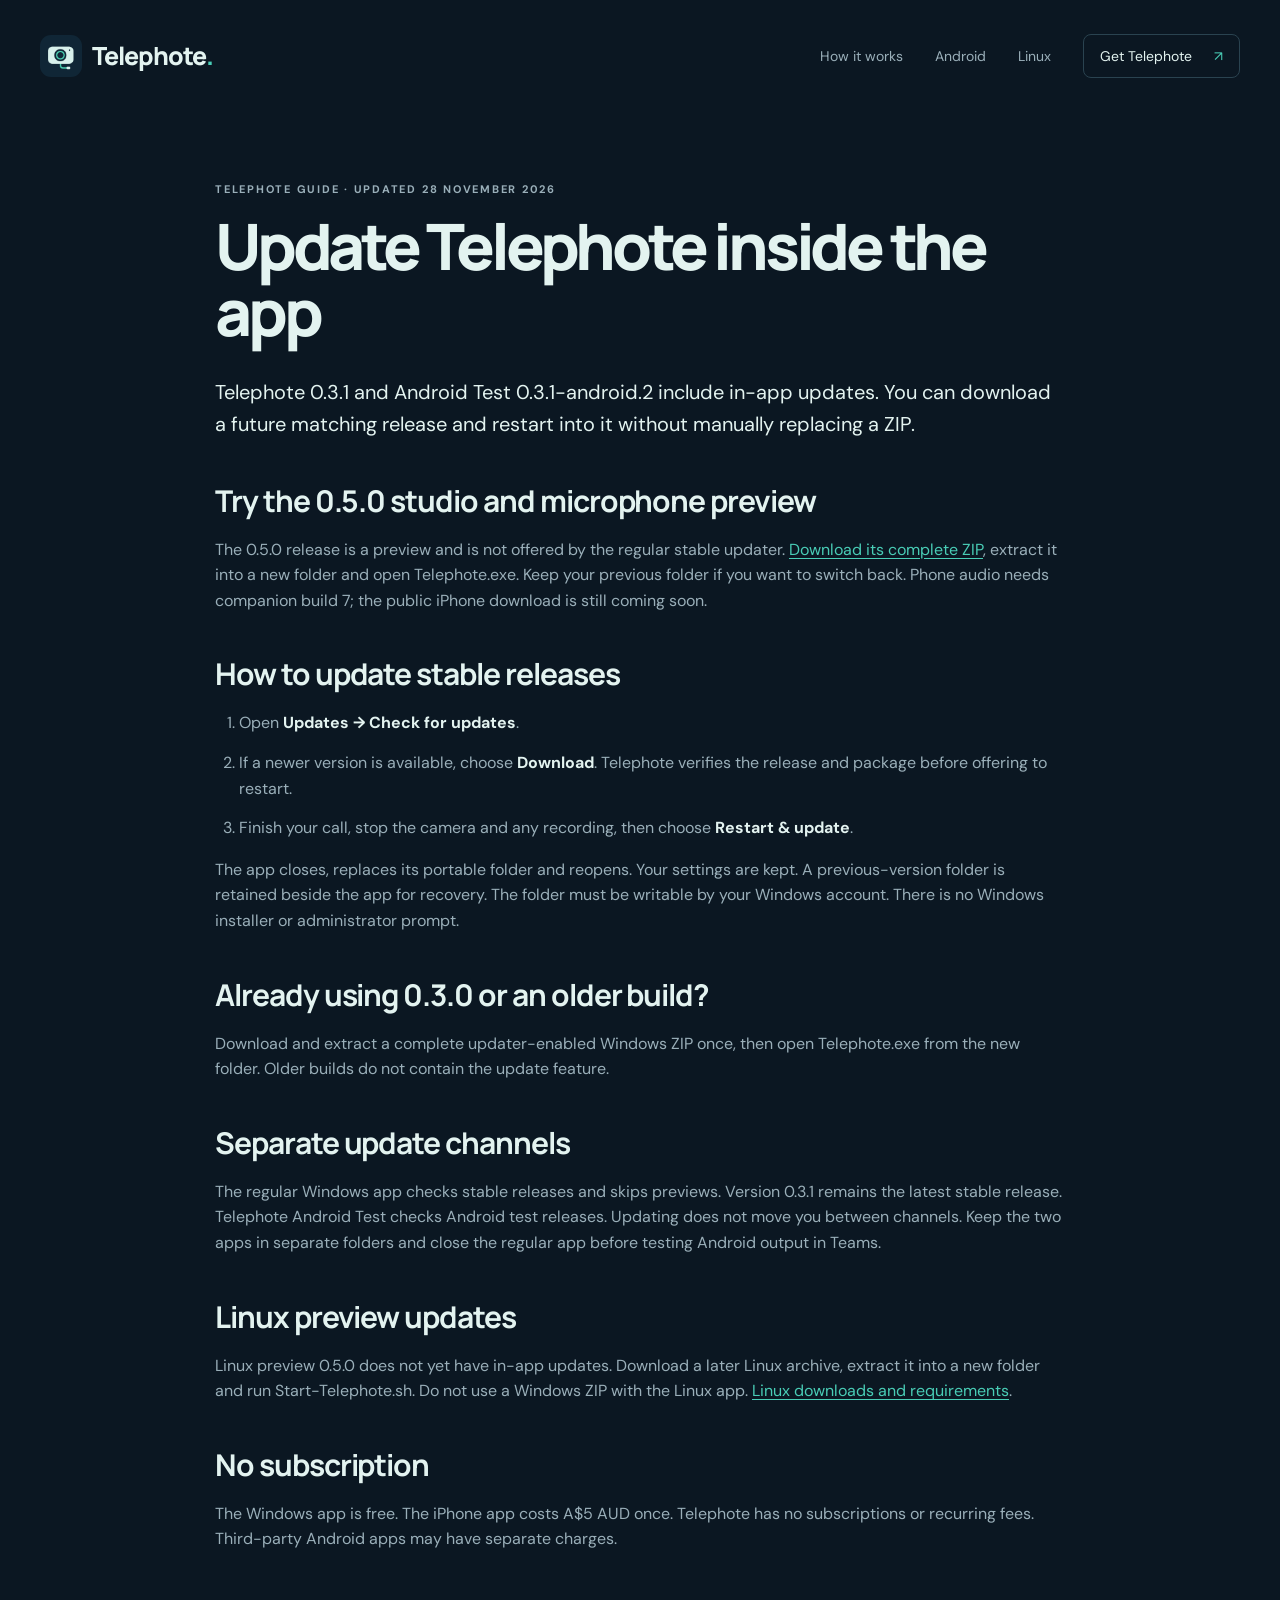
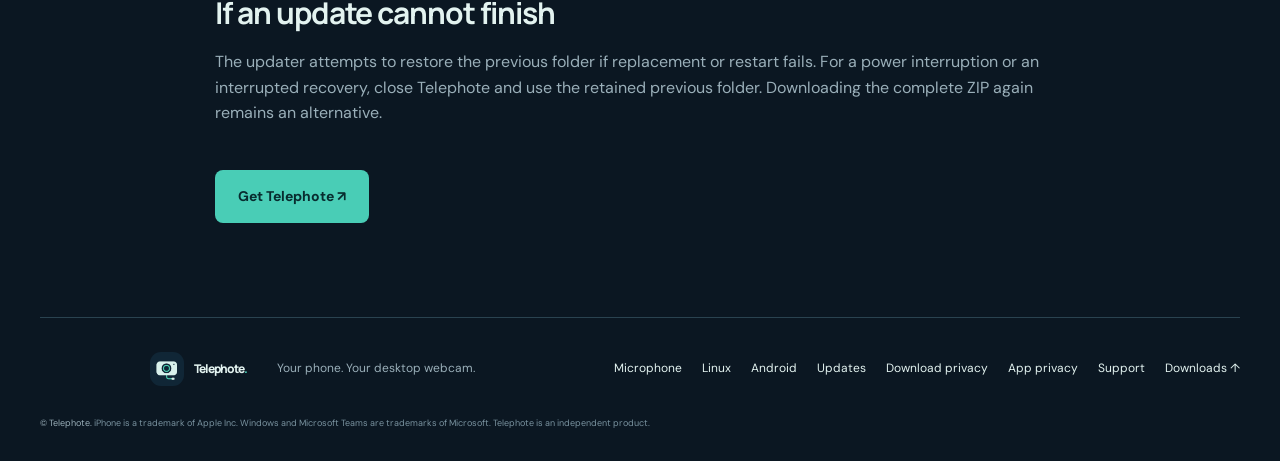
<file: updates.html>
<!doctype html><html lang="en-AU"><head><meta charset="utf-8"><meta name="viewport" content="width=device-width,initial-scale=1"><meta name="theme-color" content="#0b1722"><title>Update Telephote inside the app | Telephote</title><meta name="description" content="Check for updates, download and restart Telephote from inside the portable Windows app. Stable and Android test updates stay separate."><link rel="canonical" href="https://telephote.co/updates.html"><meta name="robots" content="index,follow,max-image-preview:large"><meta property="og:title" content="Update Telephote inside the app | Telephote"><meta property="og:description" content="Check for updates, download and restart Telephote from inside the portable Windows app. Stable and Android test updates stay separate."><meta property="og:url" content="https://telephote.co/updates.html"><meta property="og:image" content="https://telephote.co/assets/telephote.png"><meta property="og:type" content="article"><link rel="stylesheet" href="styles.css"><link rel="icon" href="favicon.ico"></head><body><a class="skip" href="#main">Skip to content</a><header class="site-header wrap">
    <a class="brand" href="./" aria-label="Telephote home"><img src="assets/telephote.png" width="42" height="42" alt=""><span>Telephote<span class="brand-dot">.</span></span></a>
    <nav aria-label="Main navigation"><a href="/#how-it-works">How it works</a><a href="android.html">Android</a><a href="linux.html">Linux</a><a class="nav-download" href="/#downloads">Get Telephote <span aria-hidden="true">↗</span></a></nav>
  </header><main id="main" class="wrap guide"><p class="eyebrow">TELEPHOTE GUIDE · UPDATED 28 NOVEMBER 2026</p><h1>Update Telephote inside the app</h1>
<p class="lead">Telephote 0.3.1 and Android Test 0.3.1-android.2 include in-app updates. You can download a future matching release and restart into it without manually replacing a ZIP.</p><h2>Try the 0.5.0 studio and microphone preview</h2><p>The 0.5.0 release is a preview and is not offered by the regular stable updater. <a href="/#downloads">Download its complete ZIP</a>, extract it into a new folder and open Telephote.exe. Keep your previous folder if you want to switch back. Phone audio needs companion build 7; the public iPhone download is still coming soon.</p><h2>How to update stable releases</h2><ol><li>Open <strong>Updates → Check for updates</strong>.</li><li>If a newer version is available, choose <strong>Download</strong>. Telephote verifies the release and package before offering to restart.</li><li>Finish your call, stop the camera and any recording, then choose <strong>Restart &amp; update</strong>.</li></ol><p>The app closes, replaces its portable folder and reopens. Your settings are kept. A previous-version folder is retained beside the app for recovery. The folder must be writable by your Windows account. There is no Windows installer or administrator prompt.</p><h2>Already using 0.3.0 or an older build?</h2><p>Download and extract a complete updater-enabled Windows ZIP once, then open Telephote.exe from the new folder. Older builds do not contain the update feature.</p><h2>Separate update channels</h2><p>The regular Windows app checks stable releases and skips previews. Version 0.3.1 remains the latest stable release. Telephote Android Test checks Android test releases. Updating does not move you between channels. Keep the two apps in separate folders and close the regular app before testing Android output in Teams.</p><h2>Linux preview updates</h2><p>Linux preview 0.5.0 does not yet have in-app updates. Download a later Linux archive, extract it into a new folder and run Start-Telephote.sh. Do not use a Windows ZIP with the Linux app. <a href="linux.html">Linux downloads and requirements</a>.</p><h2>No subscription</h2><p>The Windows app is free. The iPhone app costs A$5 AUD once. Telephote has no subscriptions or recurring fees. Third-party Android apps may have separate charges.</p><h2>If an update cannot finish</h2><p>The updater attempts to restore the previous folder if replacement or restart fails. For a power interruption or an interrupted recovery, close Telephote and use the retained previous folder. Downloading the complete ZIP again remains an alternative.</p><p class="guide-back"><a class="button primary" href="/#downloads">Get Telephote ↗</a></p></main><footer class="wrap footer"><a class="brand" href="./"><img src="assets/telephote.png" width="34" height="34" alt=""><span>Telephote<span class="brand-dot">.</span></span></a><p>Your phone. Your desktop webcam.</p><div class="footer-links"><a href="audio.html">Microphone</a><a href="linux.html">Linux</a><a href="android.html">Android</a><a href="updates.html">Updates</a><a href="privacy.html">Download privacy</a><a href="/privacy/">App privacy</a><a href="/support/">Support</a><a href="/#downloads">Downloads ↑</a></div><small>iPhone is a trademark of Apple Inc. Windows and Microsoft Teams are trademarks of Microsoft. Telephote is an independent product.</small></footer></body></html>
</file>
<file: styles.css>
@import url('https://fonts.googleapis.com/css2?family=DM+Sans:wght@400;500;600;700&family=Manrope:wght@400;500;600;700;800&display=swap');
:root{color-scheme:dark;--bg:#0b1722;--panel:#112735;--panel2:#172f3d;--line:#2a4350;--mint:#49cdb6;--ink:#e3f3f0;--muted:#9aafb9;--font:'DM Sans',system-ui,sans-serif;--display:'Manrope',var(--font)}
*{box-sizing:border-box}html{scroll-behavior:smooth;scroll-padding-top:30px}body{margin:0;background:var(--bg);color:var(--ink);font-family:var(--font);font-size:16px;line-height:1.6}a{color:inherit;text-decoration:none}button{font:inherit}button,a{-webkit-tap-highlight-color:transparent}a:focus-visible,button:focus-visible,summary:focus-visible{outline:3px solid var(--mint);outline-offset:5px}img{max-width:100%;height:auto;display:block}h1,h2,h3,p{margin:0}h1,h2,h3{font-family:var(--display);line-height:1.1;letter-spacing:-.05em}h2{font-size:clamp(34px,4.2vw,57px);font-weight:700}h3{font-size:24px;letter-spacing:-.035em}.wrap{width:min(1200px,calc(100% - 80px));margin:auto}.skip{position:absolute;top:-80px;left:16px;z-index:9;padding:12px;background:var(--mint);color:var(--bg)}.skip:focus{top:12px}.site-header{height:112px;display:flex;align-items:center;justify-content:space-between;gap:30px}.brand{display:flex;align-items:center;gap:10px;font-family:var(--display);font-size:25px;font-weight:800;letter-spacing:-1px}.brand img{border-radius:11px}.brand-dot{color:var(--mint)}nav{display:flex;align-items:center;gap:32px;font-size:14px}nav a:not(.nav-download){color:var(--muted)}nav a:hover{color:var(--ink)}.nav-download{border:1px solid var(--line);border-radius:8px;padding:10px 16px}.nav-download span{margin-left:18px;color:var(--mint)}.hero{display:grid;grid-template-columns:1fr 1fr;gap:38px;align-items:center;min-height:680px;padding-top:38px;padding-bottom:80px}.eyebrow{font-size:11px;font-weight:700;letter-spacing:.16em;color:var(--mint);display:flex;align-items:center;gap:9px;margin-bottom:23px}.signal{display:inline-block;width:6px;height:6px;border-radius:50%;background:var(--mint);box-shadow:0 0 0 4px #49cdb612;flex:none}h1{font-size:clamp(53px,5.9vw,82px);font-weight:800;line-height:1.04;letter-spacing:-.066em}h1>span{color:var(--mint)}.hero-intro{font-size:18px;color:var(--muted);max-width:410px;margin-top:26px}.hero-actions{display:flex;align-items:center;gap:26px;margin-top:32px}.button{display:inline-flex;align-items:center;justify-content:space-between;gap:28px;min-height:53px;padding:13px 22px;border:1px solid transparent;border-radius:8px;font-weight:700;font-size:14px;cursor:pointer;transition:transform .2s,background .2s}.button:hover{transform:translateY(-2px)}.primary{background:var(--mint);color:#082c2f}.primary:hover{background:#76dfcc}.button>span{font-size:20px;line-height:1}.text-link{font-size:13px;font-weight:500}.text-link span{margin-left:10px;color:var(--mint)}.text-link:hover{text-decoration:underline;text-underline-offset:5px}.hero-note{font-size:12px;color:var(--muted);margin-top:23px}.hero-note strong{font-weight:500;color:#c6d9de}.hero-visual{position:relative;padding:55px 0 70px 23px;margin-top:30px}.hero-visual:before{content:'';position:absolute;width:80%;height:80%;top:0;left:10%;border-radius:50%;background:radial-gradient(ellipse,#49cdb614,transparent 68%);z-index:-1}.visual-label{position:absolute;top:12px;right:8px;display:flex;align-items:center;gap:10px;font-size:9px;letter-spacing:.13em;color:var(--muted)}.device-window{border:1px solid #37515e;background:#102534;border-radius:14px;overflow:hidden;box-shadow:0 22px 75px #0004;transform:perspective(1200px) rotateY(-7deg) rotateX(3deg)}.device-title{display:flex;align-items:center;justify-content:space-between;height:42px;padding:0 16px;border-bottom:1px solid var(--line);font-size:10px}.device-title>span:first-child{display:flex;gap:5px}.device-title i{height:5px;width:5px;border:1px solid #6a8490;border-radius:50%}.device-title b{font-weight:500;letter-spacing:.02em}.tiny{font-size:7px;letter-spacing:.16em;color:var(--muted)}.device-camera{height:282px;position:relative;display:flex;align-items:center;justify-content:center;flex-direction:column;background:#102936}.device-camera img{width:158px;height:158px}.camera-label{font-size:8px;letter-spacing:.17em;color:var(--muted)}.frame-corner{position:absolute;width:18px;height:18px;border-color:#49cdb677;border-style:solid}.tl{top:25px;left:25px;border-width:1px 0 0 1px}.tr{top:25px;right:25px;border-width:1px 1px 0 0}.bl{bottom:25px;left:25px;border-width:0 0 1px 1px}.br{bottom:25px;right:25px;border-width:0 1px 1px 0}.device-controls{height:48px;display:flex;align-items:center;justify-content:space-between;padding:0 16px;font-size:8px;color:var(--muted)}.device-controls>span:first-child{display:flex;align-items:center;gap:8px}.control-pill{border:1px solid var(--line);padding:4px 8px;border-radius:5px;color:var(--ink)}.phone{position:absolute;width:136px;height:266px;left:-12px;bottom:10px;background:#102936;border:5px solid #2a414f;border-radius:25px;box-shadow:0 17px 40px #0005;display:flex;align-items:center;flex-direction:column;transform:rotate(-7deg);padding-top:37px}.phone-notch{position:absolute;top:10px;background:#07131d;border-radius:10px;width:44px;height:10px}.phone img{width:90px;height:90px}.phone b{font-size:12px;letter-spacing:-.02em}.phone>span{font-size:7px;color:var(--muted);margin-top:4px}.phone-button{padding:7px;background:var(--mint);color:#0b2730;font-size:7px;border-radius:5px;margin-top:20px}.phone-home{position:absolute;bottom:7px;width:42px;height:3px;background:#bbd4d7;border-radius:3px}.portable-note{position:absolute;right:20px;bottom:2px;display:flex;gap:13px;align-items:center;font-size:13px}.portable-note strong,.portable-note div>span{display:block}.portable-note div>span{font-size:11px;color:var(--muted)}.note-icon{font-size:30px;color:var(--mint);transform:rotate(-10deg)}.benefit-strip{border-top:1px solid var(--line);border-bottom:1px solid var(--line);background:#10232e}.benefit-strip .wrap{min-height:76px;display:flex;align-items:center;justify-content:space-between;gap:25px}.benefit-strip span{font-size:12px;color:#bed0d5}.benefit-strip span:before{content:'✓';color:var(--mint);margin-right:10px}.section{padding-top:104px;padding-bottom:104px}.section-heading{display:grid;grid-template-columns:1fr 1fr;gap:80px;align-items:end;margin-bottom:48px}.section-heading>p{max-width:410px;color:var(--muted);font-size:16px;padding-bottom:4px}.section-heading .eyebrow{margin-bottom:17px}.steps{display:grid;grid-template-columns:repeat(3,1fr);gap:0;border-top:1px solid var(--line)}.step{position:relative;padding:36px 38px 0 0}.step+.step{padding-left:35px;border-left:1px solid var(--line)}.step:last-child{padding-right:0}.step-number{font-size:11px;letter-spacing:.1em;color:var(--muted)}.step-icon{font-size:32px;color:var(--mint);line-height:1;margin-top:29px;margin-bottom:20px}.step h3{font-size:23px;margin-bottom:15px}.step p{font-size:14px;color:var(--muted);max-width:310px}.step strong{font-weight:500;color:var(--ink)}.step .text-link{display:inline-block;margin-top:23px}.step-tip{display:block;font-size:11px;color:var(--muted);margin-top:22px;line-height:1.6}.step-tip strong{font-weight:500}.connection-section{background:var(--panel);border-top:1px solid var(--line);border-bottom:1px solid var(--line);padding:84px 0}.connection-layout{display:grid;grid-template-columns:.85fr 1.15fr;gap:90px;align-items:center}.section-description{font-size:15px;color:var(--muted);max-width:340px;margin-top:22px}.connection-tabs{display:inline-flex;background:#0c1d29;border:1px solid var(--line);padding:5px;border-radius:9px;gap:5px;margin-top:30px}.connection-tabs button{padding:9px 23px;background:transparent;color:var(--muted);border:0;border-radius:5px;font-size:13px;cursor:pointer}.connection-tabs button[aria-selected=true]{background:var(--mint);color:#0a2b30;font-weight:700}.connection-guide{padding:30px 33px;background:#0b1b27;border:1px solid var(--line);border-radius:13px;min-height:402px}.connection-route{display:flex;align-items:center;justify-content:space-between;gap:12px;font-size:11px;color:var(--mint);margin-bottom:30px}.route-line{flex:1;text-align:center;border-bottom:1px solid #49776e;padding-bottom:8px;font-size:9px;letter-spacing:.06em;color:var(--muted)}.connection-guide h3{font-size:26px;margin-bottom:22px}.connection-guide ol{list-style:none;padding:0;margin:0;counter-reset:setup}.connection-guide li{counter-increment:setup;position:relative;padding-left:29px;font-size:13px;color:var(--muted);margin-bottom:15px}.connection-guide li:before{content:counter(setup);color:var(--mint);position:absolute;left:0;top:0;font-size:10px;border:1px solid var(--line);border-radius:50%;width:18px;height:18px;text-align:center;line-height:18px}.connection-guide strong{color:var(--ink);font-weight:500}.connection-note{font-size:10px;color:var(--muted);margin-top:23px;padding-top:17px;border-top:1px solid var(--line)}.app-preview{margin:0;border:1px solid var(--line);border-radius:13px;padding:18px;background:#102331;overflow:hidden}.preview-label{font-size:9px;letter-spacing:.1em;display:flex;align-items:center;gap:10px;margin-bottom:15px;color:var(--muted)}.preview-label>span:last-child{margin-left:auto;letter-spacing:0;font-size:11px}.app-preview>img{width:100%;border:1px solid var(--line);border-radius:6px}.app-preview figcaption{text-align:center;font-size:10px;color:var(--muted);padding-top:13px}.control-features{display:grid;grid-template-columns:repeat(3,1fr);gap:45px;margin-top:42px}.control-features article>span{color:var(--mint);font-size:9px;letter-spacing:.12em}.control-features h3{font-size:21px;margin:12px 0}.control-features p{color:var(--muted);font-size:13px}.downloads-section{padding:88px 0;background:#122a35;border-top:1px solid var(--line);border-bottom:1px solid var(--line)}.download-cards{display:grid;grid-template-columns:1fr 1fr;gap:24px}.download-card{padding:31px;background:#0f212e;border:1px solid var(--line);border-radius:12px}.windows-download{border-color:#437c76}.download-platform{display:flex;align-items:center;justify-content:space-between;gap:14px;color:var(--muted);font-size:10px;letter-spacing:.1em;margin-bottom:29px}.badge{letter-spacing:0;padding:4px 9px;background:#1b3640;border:1px solid #31535d;border-radius:30px;color:#c2d9da;font-size:10px}.download-card h3{font-size:29px}.download-card>p{color:var(--muted);font-size:14px;margin-top:14px;max-width:380px}.download-card .button{margin-top:27px;width:100%}.unavailable{background:#1b3340;border-color:#314b58;color:#a6bcc6;cursor:default}.unavailable:hover{transform:none}.download-card .download-meta{font-size:11px;line-height:1.8;margin-top:17px}.small-link{display:inline-block;font-size:11px;margin-top:15px;color:var(--mint)}.faq-section{display:grid;grid-template-columns:.8fr 1.2fr;gap:90px}.faq-list details{border-bottom:1px solid var(--line);padding:21px 0}.faq-list details:first-child{border-top:1px solid var(--line)}summary{cursor:pointer;list-style:none;font-size:15px;padding-right:30px;position:relative}summary::-webkit-details-marker{display:none}summary:after{content:'+';position:absolute;right:0;top:-4px;color:var(--mint);font-size:23px;font-weight:400}details[open] summary:after{content:'−'}.faq-list p{font-size:13px;color:var(--muted);padding-top:16px;max-width:560px}.footer{border-top:1px solid var(--line);display:flex;align-items:center;gap:30px;flex-wrap:wrap;padding-top:34px;padding-bottom:31px}.footer .brand{font-size:21px}.footer>p{font-size:12px;color:var(--muted)}.footer>a:last-of-type{font-size:12px;margin-left:auto}.footer small{width:100%;font-size:9px;color:#79929f}.footer small:before{content:'© Telephote. ';color:#9aafb9}[hidden]{display:none!important}
@media(min-width:1450px){.hero{min-height:740px}.hero-visual{margin-top:40px}}@media(max-width:1000px){.wrap{width:calc(100% - 48px)}.hero{gap:20px;min-height:590px}.hero-intro{font-size:16px}.hero-actions{gap:16px}.hero-visual{padding-left:25px}.device-camera{height:240px}.device-controls{font-size:7px;padding:0 10px}.phone{width:115px;height:232px;left:0}.phone img{width:75px;height:75px}.portable-note{font-size:11px;right:0}.portable-note div>span{font-size:9px}.section-heading,.connection-layout,.faq-section{gap:45px}.step{padding-right:24px}.step+.step{padding-left:24px}.step h3{font-size:20px}.control-features{gap:25px}.control-features h3{font-size:19px}.download-card{padding:25px}.download-card h3{font-size:25px}}
@media(max-width:720px){.wrap{width:calc(100% - 36px)}.site-header{height:82px;gap:15px}.brand{font-size:22px}.brand img{width:35px;height:35px}nav{gap:15px}nav>a:not(.nav-download){display:none}.nav-download{font-size:12px;padding:8px 12px}.nav-download span{margin-left:10px}.hero{grid-template-columns:1fr;gap:30px;padding-top:28px;padding-bottom:54px}.hero h1{font-size:clamp(53px,10vw,76px)}.hero-intro{font-size:17px;max-width:440px}.hero-visual{max-width:540px;width:100%;margin:0 auto;padding:40px 5px 60px 36px}.visual-label{top:4px;font-size:8px}.device-camera{height:245px}.phone{left:0;bottom:0;width:116px;height:232px}.portable-note{bottom:-5px;right:8px;font-size:12px}.portable-note div>span{font-size:10px}.benefit-strip .wrap{display:grid;grid-template-columns:1fr 1fr;gap:14px;padding:22px 0}.benefit-strip span{font-size:11px}.section{padding-top:67px;padding-bottom:67px}.section-heading{grid-template-columns:1fr;gap:24px;margin-bottom:34px}.section-heading>p{font-size:15px}.eyebrow{font-size:9px}.steps{grid-template-columns:1fr}.step,.step+.step{border-left:0;border-bottom:1px solid var(--line);padding:28px 0 30px 48px}.step-number{position:absolute;left:0;top:31px}.step-icon{display:none}.step h3{font-size:23px}.step p{max-width:100%}.step .text-link{margin-top:15px}.connection-section{padding:62px 0}.connection-layout{grid-template-columns:1fr;gap:32px}.section-description{max-width:100%}.connection-guide{padding:26px 22px;min-height:400px}.connection-tabs{margin-top:24px}.app-preview{padding:10px}.preview-label{font-size:8px}.preview-label>span:last-child{display:none}.app-preview figcaption{font-size:9px}.control-features{grid-template-columns:1fr;gap:26px;margin-top:30px}.control-features article{border-bottom:1px solid var(--line);padding-bottom:24px}.control-features h3{font-size:23px}.control-features p{max-width:400px}.downloads-section{padding:64px 0}.download-cards{grid-template-columns:1fr}.download-card h3{font-size:27px}.faq-section{grid-template-columns:1fr;gap:30px}summary{font-size:14px}.footer{gap:19px;padding-top:27px}.footer>p{display:none}.footer small{font-size:9px}.hero-note{font-size:11px}}
@media(prefers-reduced-motion:reduce){html{scroll-behavior:auto}*{transition:none!important}}
.hero-price{font-size:12px;color:var(--ink);margin-top:14px}.hero-price>span{color:var(--mint);padding:0 7px}.app-price{font-family:var(--display);font-size:34px;font-weight:700;color:var(--mint);letter-spacing:-.04em;margin-top:21px}.app-price>span{font-family:var(--font);font-size:12px;font-weight:400;letter-spacing:0;color:var(--muted);margin-left:7px}

.subscription-promise{display:inline-block;margin-top:23px;padding:7px 12px;border:1px solid #49cdb655;border-radius:6px;color:var(--mint);font-weight:700;font-size:15px}.android-section{border-bottom:1px solid var(--line)}.android-download{display:grid;grid-template-columns:1.4fr 1fr;gap:40px;margin-top:24px;padding:32px;border:1px solid #437c76;border-radius:12px;background:var(--panel)}.android-download h3{margin:16px 0}.android-download p{color:var(--muted);font-size:14px}.android-download .download-meta{font-size:12px;margin-top:10px}.android-download>div:last-child{display:flex;flex-direction:column;justify-content:center}.footer-links{display:flex;gap:20px;flex-wrap:wrap;margin-left:auto;font-size:12px}.download-stat{display:flex;gap:24px;align-items:center;padding-bottom:50px}.download-stat strong{color:var(--mint);white-space:nowrap}.download-stat span{color:var(--muted);font-size:12px}.faq-list a,.guide a:not(.button),.download-stat a{color:var(--mint);text-decoration:underline;text-underline-offset:3px}.guide{max-width:850px;padding-top:55px;padding-bottom:80px}.guide h1{font-size:clamp(40px,5vw,66px);max-width:800px;margin-bottom:30px}.guide .lead{font-size:20px;color:var(--ink)}.guide h2{font-size:30px;letter-spacing:-.035em;margin:44px 0 20px}.guide p,.guide li{color:var(--muted);margin:14px 0}.guide strong{color:var(--ink)}.guide ol{padding-left:24px}.guide-back{padding-top:30px}@media(max-width:720px){.android-download{grid-template-columns:1fr;gap:15px;padding:25px}.download-stat{align-items:start;flex-direction:column;gap:8px}.footer-links{margin-left:0}.guide{padding-top:28px}.guide .lead{font-size:18px}}

.hero-note a{color:var(--mint);text-decoration:underline;text-underline-offset:3px}.linux-announcement{display:inline-flex;align-items:center;gap:10px;margin-top:20px;color:var(--mint);font-size:14px}.linux-download{display:grid;grid-template-columns:1.2fr 1fr;gap:48px;margin-top:24px;padding:38px;border:1px solid #49cdb680;border-radius:12px;background:linear-gradient(125deg,#15353e,#0b1e2b)}.linux-download h3{font-family:var(--display);font-size:clamp(30px,3.6vw,43px);letter-spacing:-.04em;line-height:1.1;margin:14px 0 20px}.linux-download p{font-size:14px;color:var(--muted)}.linux-highlights{list-style:none;padding:0;margin:22px 0;display:flex;gap:9px;flex-wrap:wrap}.linux-highlights li{font-size:11px;padding:6px 9px;border:1px solid var(--line);border-radius:5px;color:var(--ink)}.linux-download-action{display:flex;flex-direction:column;align-items:stretch;justify-content:center}.linux-download-action>.badge{align-self:flex-start;letter-spacing:0}.linux-download .button{margin-top:20px}.linux-download .download-meta{font-size:12px;line-height:1.8;margin-top:14px}.linux-download .linux-requirements{margin-top:17px;padding-top:17px;border-top:1px solid var(--line);font-size:12px}.linux-requirements strong{color:var(--ink)}.linux-hero{display:grid;grid-template-columns:.95fr 1.05fr;gap:50px;align-items:center;padding-top:48px;padding-bottom:68px}.linux-hero h1{font-family:var(--display);font-size:clamp(52px,5.5vw,76px);letter-spacing:-.055em;line-height:1.04;margin:24px 0}.linux-hero h1 span{color:var(--mint)}.linux-hero .lead{font-size:17px;color:var(--muted);line-height:1.7}.linux-hero .hero-actions{flex-wrap:wrap;margin:24px 0 16px}.linux-hero .download-meta{font-size:12px;line-height:1.8;color:var(--muted)}.linux-hero-requirement{font-size:12px;color:var(--muted);margin-top:16px;padding-top:16px;border-top:1px solid var(--line)}.linux-hero .app-preview{padding:12px}.linux-guide{padding-top:14px}.requirements-box{background:var(--panel);border:1px solid #49cdb660;border-radius:10px;padding:10px 24px}.guide code{overflow-wrap:anywhere;font-size:.9em;color:var(--ink)}.guide h2[id]{scroll-margin-top:30px}@media(max-width:850px){.linux-hero{grid-template-columns:1fr;gap:30px}.linux-hero .app-preview{max-width:700px}.linux-download{gap:28px;padding:28px}.linux-download-action>.badge{line-height:1.6}}@media(max-width:720px){.linux-download{grid-template-columns:1fr;padding:25px;gap:28px}.linux-hero{padding-top:28px;padding-bottom:40px}.linux-hero h1{font-size:clamp(52px,12vw,72px)}.linux-hero .hero-actions{align-items:flex-start}.requirements-box{padding:8px 18px}.linux-download-action>.badge{font-size:10px}}

.platform-picker{display:grid;grid-template-columns:1fr 1fr;gap:8px;max-width:440px;margin:24px 0 0}.platform-picker a{display:flex;flex-direction:column;align-items:flex-start;gap:3px;padding:12px 16px;border:1px solid var(--line);border-radius:8px;color:var(--ink);font-weight:600;font-size:14px;background:#102431}.platform-picker a span{font-size:10px;font-weight:400;color:var(--muted)}.platform-picker a[aria-current=page]{border-color:var(--mint);background:#173b40;color:var(--mint)}.platform-picker a:hover{border-color:var(--mint)}.linux-hero .platform-picker{margin-top:20px;margin-bottom:24px}@media(max-width:720px){.platform-picker a:not(.nav-download){display:flex}.platform-picker{gap:8px;max-width:none}.platform-picker a{padding:11px 12px}.platform-picker a span{font-size:10px}}

.linux-identity{display:flex;align-items:center;gap:18px;margin-bottom:12px}.linux-identity .eyebrow{margin:0}.tux{width:64px;height:76px;object-fit:contain;flex-shrink:0;filter:drop-shadow(0 5px 10px #0004)}.linux-download .tux{width:54px;height:64px}.footer small a{color:var(--muted);text-decoration:underline;text-underline-offset:2px}

.work-section{border-bottom:1px solid var(--line)}.work-benefits{display:grid;grid-template-columns:repeat(3,1fr);gap:24px}.work-benefits article{padding:25px;border:1px solid var(--line);border-radius:10px;background:var(--panel)}.work-benefits article>span{display:block;color:var(--mint);font-size:25px;margin-bottom:20px}.work-benefits h3{font-size:22px;margin:0 0 10px}.work-benefits p{font-size:14px;color:var(--muted)}.work-actions{display:flex;align-items:center;gap:30px;margin-top:28px}.work-actions .button{flex-shrink:0}.work-actions p{max-width:650px;font-size:12px;color:var(--muted)}.feature-grid{display:grid;grid-template-columns:repeat(4,1fr);gap:24px}.feature-grid article{border-top:1px solid var(--line);padding-top:25px}.feature-symbol{display:block;font-size:24px;font-weight:600;color:var(--mint);margin-bottom:20px}.feature-grid h3{font-size:21px;margin-bottom:12px}.feature-grid p{font-size:14px;color:var(--muted)}.quick-start{padding:60px 0;background:var(--panel);border-block:1px solid var(--line)}.quick-steps{display:grid;grid-template-columns:repeat(3,1fr);gap:32px;margin-bottom:30px}.quick-steps article>span{color:var(--mint);font-size:12px;letter-spacing:.12em}.quick-steps h3{font-size:22px;margin:18px 0 10px}.quick-steps p{font-size:14px;color:var(--muted)}.quick-steps code{font-size:13px}.compact-requirements{display:grid;grid-template-columns:1fr 1.2fr;gap:20px 60px;padding:32px;border:1px solid var(--line);border-radius:12px}.compact-requirements h2{font-size:34px}.compact-requirements dl{margin:0}.compact-requirements dl>div{padding:12px 0;border-bottom:1px solid var(--line)}.compact-requirements dt{font-size:12px;color:var(--mint);margin-bottom:6px}.compact-requirements dd{font-size:14px;color:var(--muted);margin:0}.compatibility-note{grid-column:1/-1;color:var(--muted);font-size:12px;max-width:850px}.compact-requirements>.text-link{grid-column:1/-1}.linux-final-cta{display:flex;gap:30px;align-items:center;justify-content:space-between;margin-top:55px}.linux-final-cta h2{font-size:32px}.linux-final-cta p{font-size:14px;color:var(--muted);margin-top:12px}.linux-features .section-heading>a{justify-self:end;align-self:end}.quick-start h2{font-size:40px}@media(max-width:900px){.feature-grid{grid-template-columns:repeat(2,1fr)}.compact-requirements{gap:22px 30px}.work-actions{align-items:flex-start}}@media(max-width:720px){.work-benefits,.quick-steps{grid-template-columns:1fr;gap:18px}.work-benefits article{padding:22px}.work-benefits article>span{margin-bottom:12px}.work-actions,.linux-final-cta{flex-direction:column;align-items:flex-start;gap:20px}.feature-grid{grid-template-columns:1fr 1fr;gap:25px 18px}.feature-grid h3{font-size:19px}.feature-grid p{font-size:13px}.compact-requirements{grid-template-columns:1fr;padding:24px}.compact-requirements h2{font-size:30px}.linux-features .section-heading>a{justify-self:start}.quick-start h2{font-size:34px}.quick-steps article{padding-bottom:16px;border-bottom:1px solid var(--line)}}
</file>
<file: support.css>
.info-header,.info-page,.info-footer{max-width:48rem;margin:auto;padding:1.25rem 1.5rem}.info-page h1{font-size:clamp(2.4rem,7vw,4rem);margin:.7em 0 .4em;line-height:1.05}.info-page h2{font-size:1.4rem;margin:1.7em 0 .45em}.info-page p{line-height:1.7;margin:0 0 1em}.info-page a,.info-footer a{text-decoration:underline;text-underline-offset:.2em}.info-footer{display:flex;gap:1.5rem;padding-block:2.5rem}.info-header{border-bottom:1px solid var(--line)}
</file>
